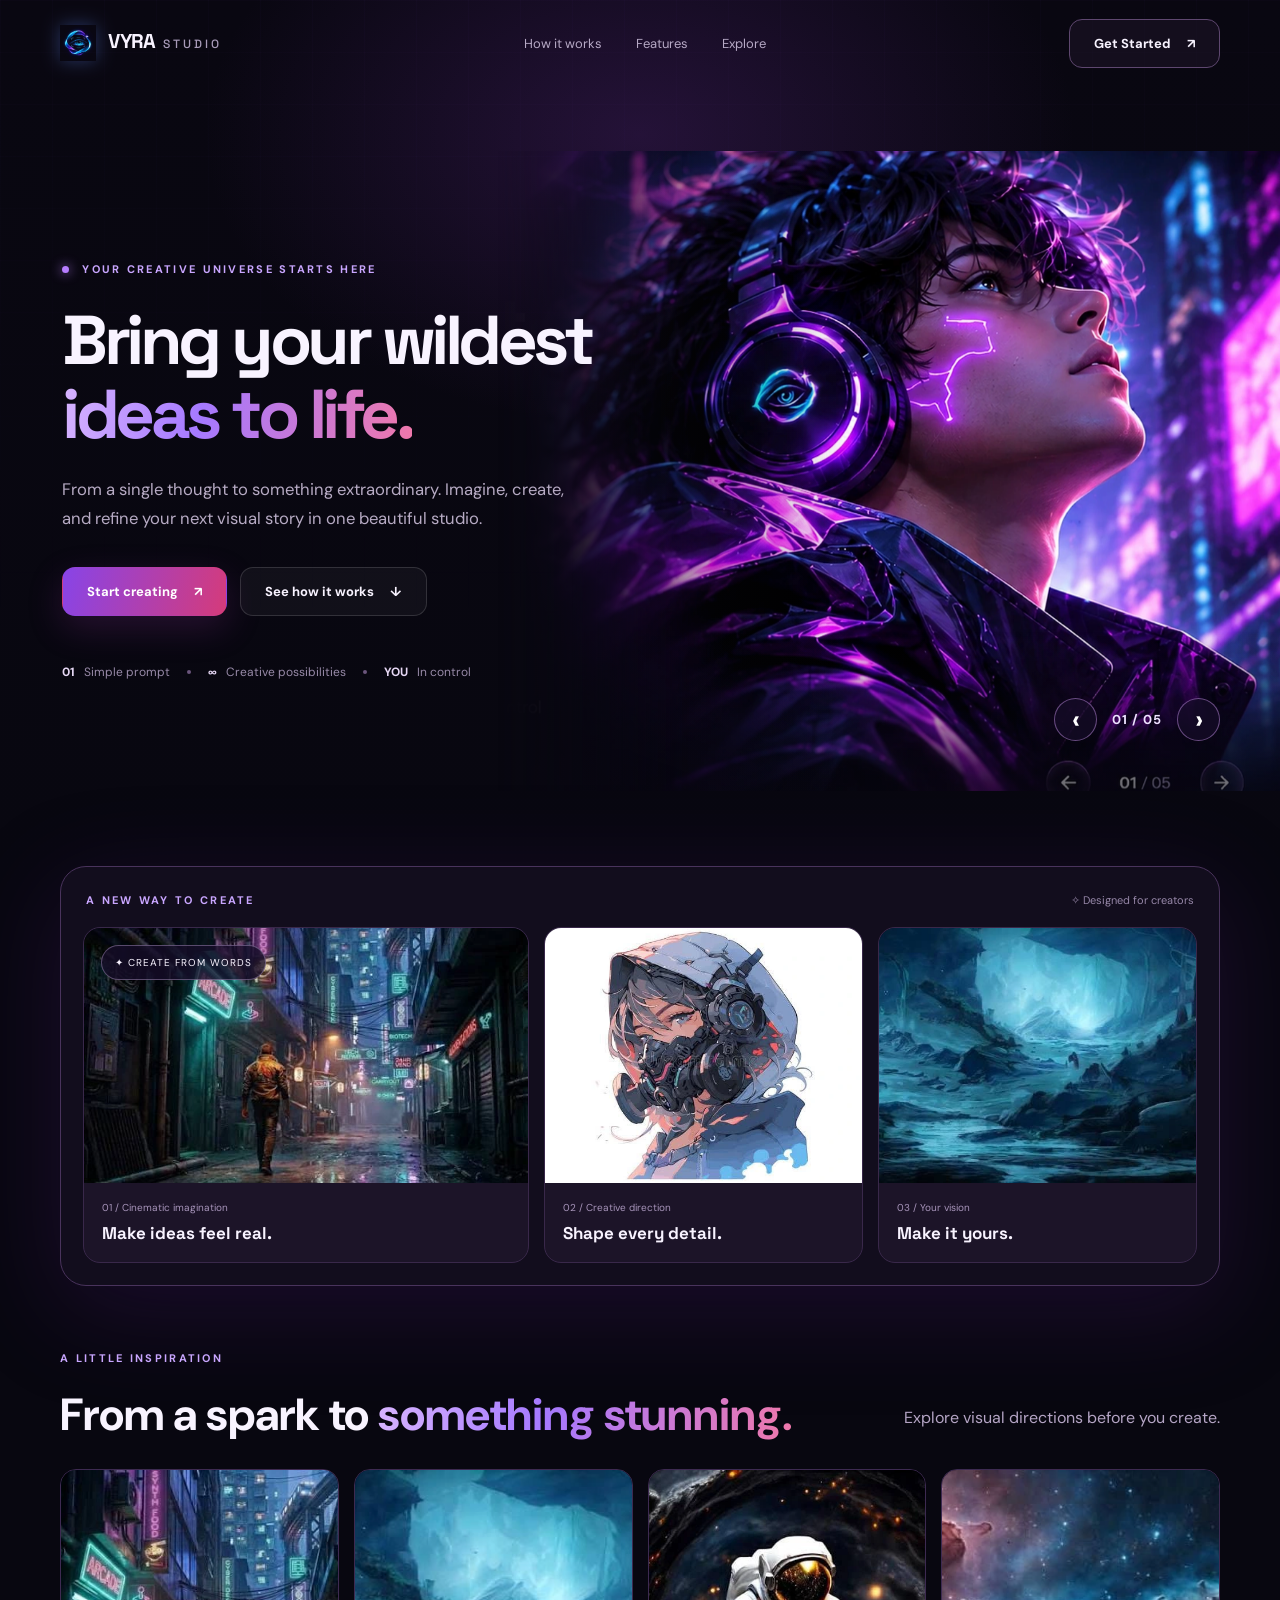
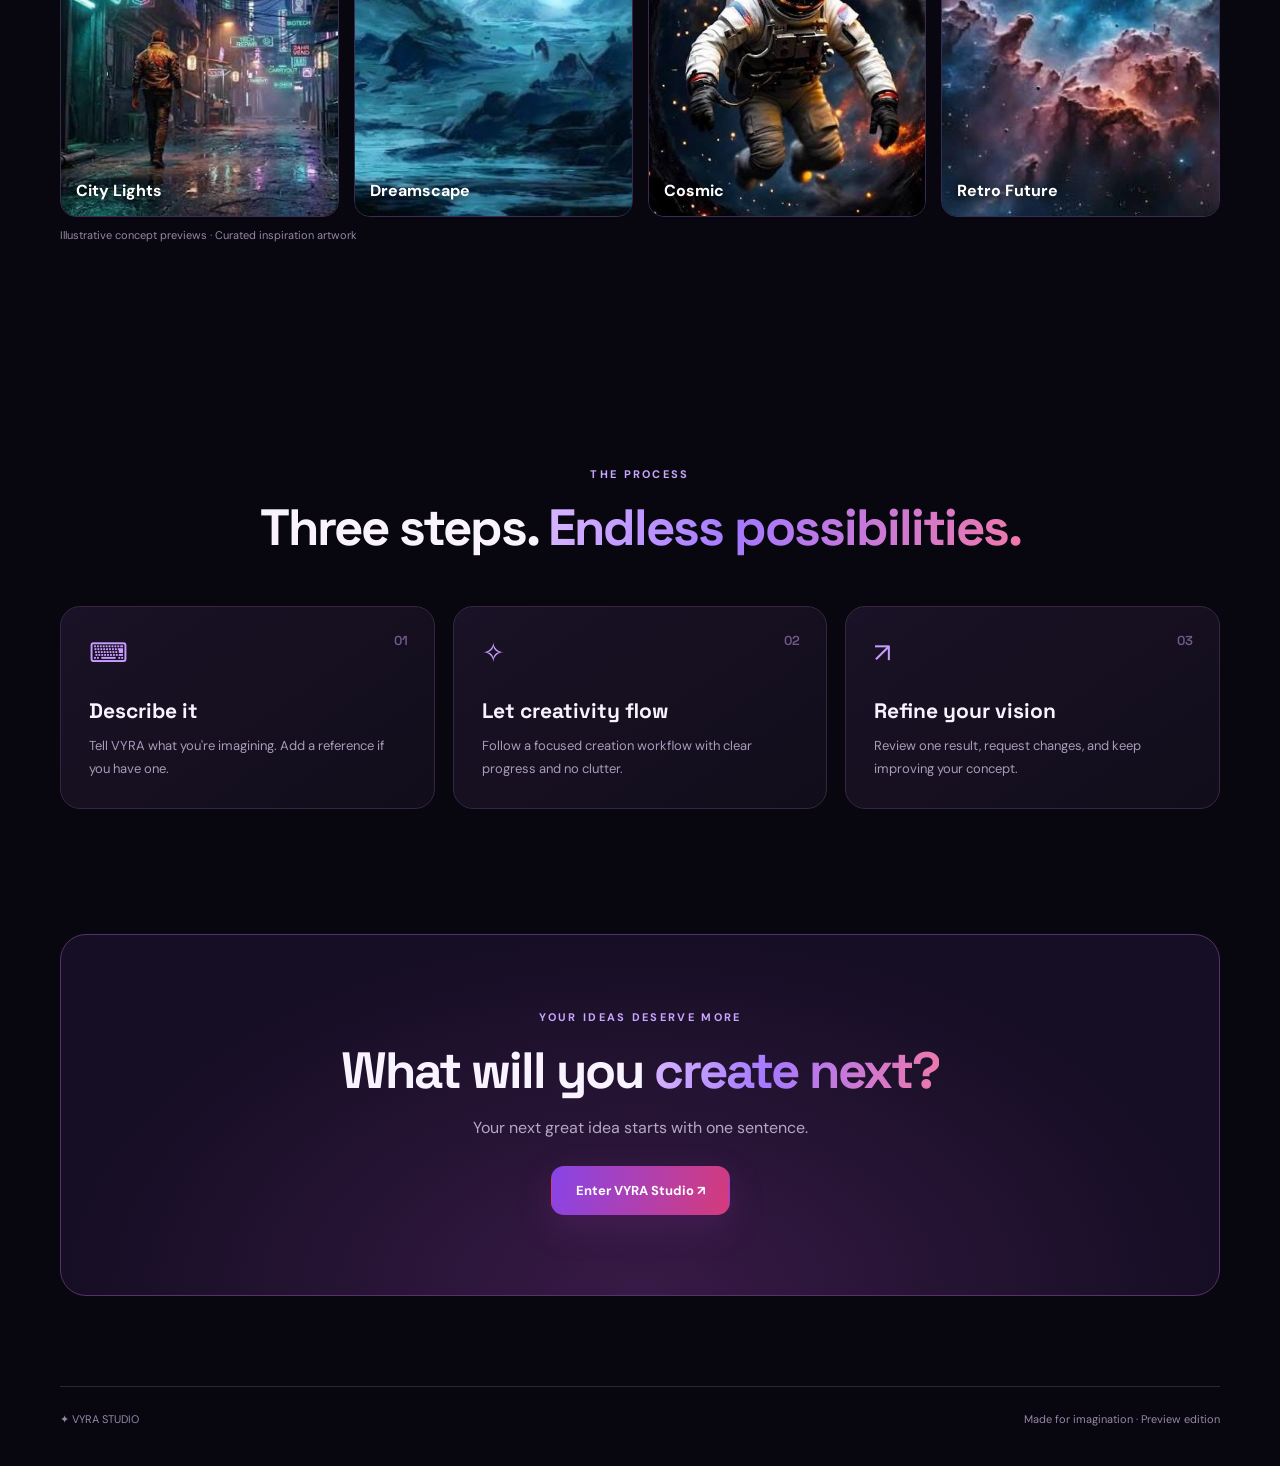
<file: index.html>
<!doctype html><html lang="en"><head><meta charset="utf-8"><meta name="viewport" content="width=device-width,initial-scale=1"><title>VYRA — Create beyond imagination</title><link rel="stylesheet" href="style.css"><link rel="icon" type="image/png" href="favicon.png"><link rel="apple-touch-icon" href="apple-touch-icon.png"></head><body class="landing"><div class="ambient"></div><header class="nav wrap"><a class="brand" href="index.html"><img class="brand-logo" src="assets/vyra-eye-brand.webp" alt="VYRA Studio logo"> VYRA<span class="brand-light">STUDIO</span></a><nav class="nav-links"><a href="#how">How it works</a><a href="#features">Features</a><a href="#showcase">Explore</a></nav><a class="btn btn-outline nav-cta" href="login.html">Get Started <span>↗</span></a></header><main><section class="hero wrap hero-split" aria-label="VYRA Studio introduction"><div class="hero-copy"><div class="eyebrow"><span class="pulse"></span> YOUR CREATIVE UNIVERSE STARTS HERE</div><h1>Bring your wildest <span class="gradient-text">ideas to life.</span></h1><p>From a single thought to something extraordinary. Imagine, create, and refine your next visual story in one beautiful studio.</p><div class="hero-actions"><a class="btn btn-primary" href="login.html">Start creating <span>↗</span></a><a class="btn btn-glass" href="#how">See how it works <span>↓</span></a></div><div class="hero-stats"><span><strong>01</strong> Simple prompt</span><i></i><span><strong>∞</strong> Creative possibilities</span><i></i><span><strong>YOU</strong> In control</span></div></div><div class="hero-visual vyra-slideshow" data-images="hero-hq-hero-cyberpunk.webp,hero-hq-enhanced-gallery-03.webp,hero-hq-enhanced-gallery-07.webp,hero-hq-enhanced-gallery-14.webp,hero-hq-enhanced-photo-4.webp"><img class="slide-main" src="assets/hero-hq-hero-cyberpunk.webp" alt="Rotating cinematic artwork" fetchpriority="high"><div class="hero-visual-gradient"></div><div class="hero-slide-controls"><button type="button" class="hero-prev" aria-label="Previous image">‹</button><span class="hero-slide-counter" aria-live="off">01 / 05</span><button type="button" class="hero-next" aria-label="Next image">›</button></div></div></section><section class="showcase wrap" id="showcase"><div class="showcase-head"><span class="eyebrow">A NEW WAY TO CREATE</span><span class="tiny">✧ Designed for creators</span></div><div class="showcase-grid"><div class="showcase-feature"><div class="floating-chip">✦ CREATE FROM WORDS</div><img class="showcase-photo" src="assets/gallery-04.webp" alt="Neon cinematic sports car example"><div class="showcase-label"><span>01 / Cinematic imagination</span><strong>Make ideas feel real.</strong></div></div><div class="showcase-side"><img class="showcase-photo" src="assets/gallery-01.webp" alt="Purple cinematic anime character example"><div class="showcase-label"><span>02 / Creative direction</span><strong>Shape every detail.</strong></div></div><div class="showcase-side"><img class="showcase-photo" src="assets/gallery-12.webp" alt="Sunset fantasy landscape example"><div class="showcase-label"><span>03 / Your vision</span><strong>Make it yours.</strong></div></div></div></section><section class="wrap landing-gallery"><div class="section-kicker">A LITTLE INSPIRATION</div><div class="section-heading"><h2>From a spark to <span class="gradient-text">something stunning.</span></h2><p>Explore visual directions before you create.</p></div><div class="example-grid"><div class="example-card"><img src="assets/gallery-04.webp" alt="Original CITY LIGHTS concept artwork"><span>City Lights</span></div><div class="example-card"><img src="assets/gallery-12.webp" alt="Original DREAMSCAPE concept artwork"><span>Dreamscape</span></div><div class="example-card"><img src="assets/gallery-09.webp" alt="Original COSMIC concept artwork"><span>Cosmic</span></div><div class="example-card"><img src="assets/gallery-10.webp" alt="Original RETRO FUTURE concept artwork"><span>Retro Future</span></div></div><p class="tiny">Illustrative concept previews · Curated inspiration artwork</p></section><section class="section wrap" id="how"><div class="section-kicker">THE PROCESS</div><h2>Three steps. <span class="gradient-text">Endless possibilities.</span></h2><div class="steps"><article><span class="step-number">01</span><div class="step-icon">⌨</div><h3>Describe it</h3><p>Tell VYRA what you're imagining. Add a reference if you have one.</p></article><article><span class="step-number">02</span><div class="step-icon">✧</div><h3>Let creativity flow</h3><p>Follow a focused creation workflow with clear progress and no clutter.</p></article><article><span class="step-number">03</span><div class="step-icon">↗</div><h3>Refine your vision</h3><p>Review one result, request changes, and keep improving your concept.</p></article></div></section><section class="cta-section wrap" id="features"><div class="cta-glow"></div><div class="section-kicker">YOUR IDEAS DESERVE MORE</div><h2>What will you <span class="gradient-text">create next?</span></h2><p>Your next great idea starts with one sentence.</p><a class="btn btn-primary" href="login.html">Enter VYRA Studio ↗</a></section></main><footer class="wrap footer"><span>✦ VYRA STUDIO</span><span>Made for imagination · Preview edition</span></footer><script src="visuals.js"></script></body></html>
</file>
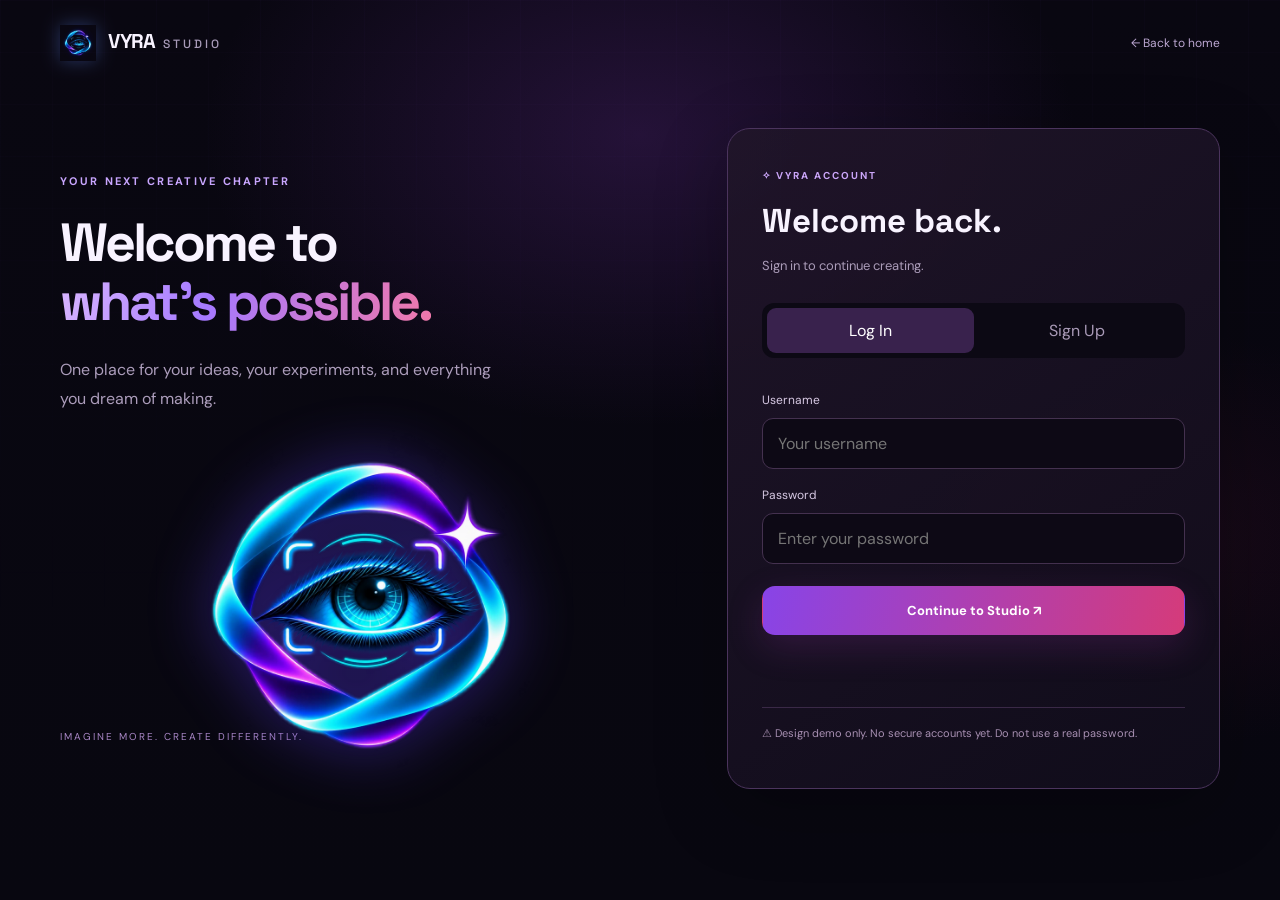
<file: dashboard.html>
<!doctype html><html lang="en"><head><meta charset="utf-8"><meta name="viewport" content="width=device-width,initial-scale=1"><title>Dashboard — VYRA Studio</title><link rel="stylesheet" href="style.css"><link rel="icon" type="image/png" href="favicon.png"><link rel="apple-touch-icon" href="apple-touch-icon.png"></head><body class="app-page"><div class="ambient"></div><header class="nav wrap"><a class="brand" href="index.html"><img class="brand-logo" src="assets/vyra-eye-brand.webp" alt="VYRA Studio logo"> VYRA<span class="brand-light">STUDIO</span></a><nav class="nav-links"><a href="dashboard.html">Dashboard</a><a href="video-generator.html">Video Generator</a><a href="photo-generator.html">Photo Generator</a><a href="video-editor.html">Video Editor</a><a href="learn.html">How to Use</a></nav><div class="account"><span id="userDisplay">Guest</span><button class="small-btn" id="logoutBtn">Log out</button></div></header><main class="wrap dashboard-main"><div class="dashboard-hero"><div><div class="eyebrow"><span class="pulse"></span> YOUR CREATIVE WORKSPACE</div><h1>What are we <span class="gradient-text">creating today?</span></h1><p>Choose a tool and bring your ideas to life.</p></div><div class="dashboard-slideshow vyra-slideshow" data-images="gallery-01.webp,gallery-02.webp,gallery-10.webp"><img class="dashboard-art-img slide-main" src="assets/gallery-01.webp" alt="Cinematic anime inspiration"></div></div><div class="section-kicker">YOUR FOUR TOOLS</div><div class="tool-grid"><a class="tool-card" href="video-generator.html"><div class="tool-art"><video autoplay muted loop playsinline preload="metadata" src="assets/showcase-0.mp4"></video></div><div class="tool-info"><span class="tool-icon">🎬</span><h3>Video Generator</h3><p>Create video concepts from a prompt</p><span class="tool-arrow">Open tool →</span></div></a><a class="tool-card" href="photo-generator.html"><div class="tool-art"><img src="assets/photo-2.webp" alt="Photo Generator sample"></div><div class="tool-info"><span class="tool-icon">✧</span><h3>Photo Generator</h3><p>Turn ideas into visual concepts</p><span class="tool-arrow">Open tool →</span></div></a><a class="tool-card" href="video-editor.html"><div class="tool-art"><img src="assets/gallery-05.webp" alt="Video Editor sample"></div><div class="tool-info"><span class="tool-icon">✂</span><h3>Video Editor</h3><p>Import clips and edit on a timeline</p><span class="tool-arrow">Open tool →</span></div></a><a class="tool-card" href="learn.html"><div class="tool-art"><img src="assets/gallery-13.webp" alt="How to Use sample"></div><div class="tool-info"><span class="tool-icon">▤</span><h3>How to Use</h3><p>Learn every tool, step by step</p><span class="tool-arrow">Open tool →</span></div></a></div><section class="examples-block"><div class="section-heading"><div><div class="section-kicker">FEATURED CREATIONS</div><h2>Get <span class="gradient-text">inspired.</span></h2></div></div><div class="example-grid"><div class="example-card"><img src="assets/gallery-00.webp" alt="Anime concept preview"><span>Anime</span></div><div class="example-card"><img src="assets/gallery-04.webp" alt="Cyberpunk concept preview"><span>Cyberpunk</span></div><div class="example-card"><img src="assets/gallery-09.webp" alt="Space concept preview"><span>Space</span></div><div class="example-card"><img src="assets/gallery-15.webp" alt="Fantasy concept preview"><span>Fantasy</span></div></div><p class="tiny">Sample visuals for design inspiration only.</p></section></main><footer class="wrap footer"><span>✦ VYRA STUDIO</span><span>Frontend preview · AI and secure accounts not connected</span></footer><script src="app.js"></script><script src="visuals.js"></script></body></html>
</file>
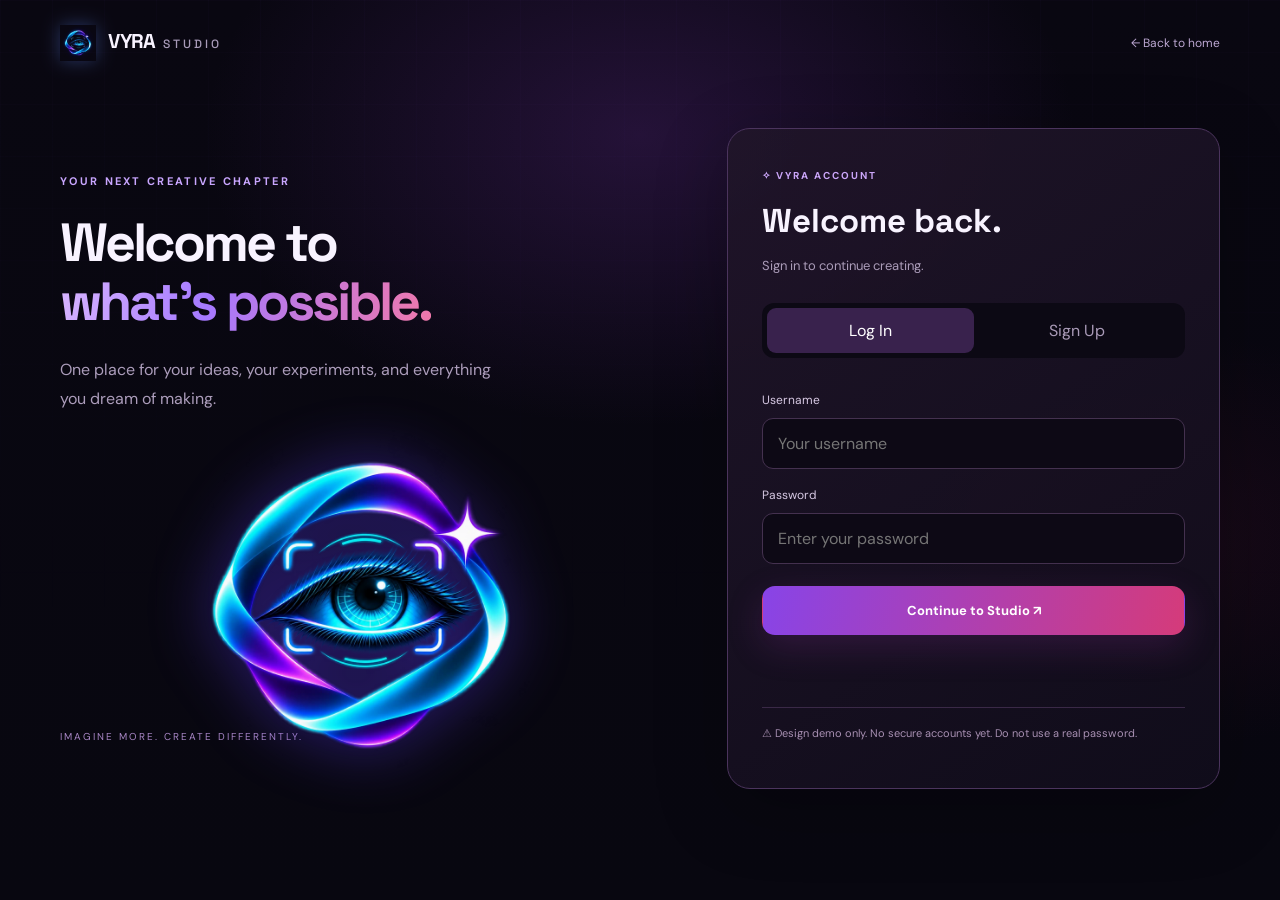
<file: learn.html>
<!doctype html><html lang="en"><head><meta charset="utf-8"><meta name="viewport" content="width=device-width,initial-scale=1"><title>How to Use — VYRA Studio</title><link rel="stylesheet" href="style.css"><link rel="icon" type="image/png" href="favicon.png"><link rel="apple-touch-icon" href="apple-touch-icon.png"></head><body class="app-page"><div class="ambient"></div><header class="nav wrap"><a class="brand" href="index.html"><img class="brand-logo" src="assets/vyra-eye-brand.webp" alt="VYRA Studio logo"> VYRA<span class="brand-light">STUDIO</span></a><nav class="nav-links"><a href="dashboard.html">Dashboard</a><a href="video-generator.html">Video Generator</a><a href="photo-generator.html">Photo Generator</a><a href="video-editor.html">Video Editor</a><a href="learn.html">How to Use</a></nav><div class="account"><span id="userDisplay">Guest</span><button class="small-btn" id="logoutBtn">Log out</button></div></header><main class="wrap guide-main"><div class="eyebrow">VYRA ACADEMY · STEP-BY-STEP</div><h1>Learn VYRA <span class="gradient-text">one step at a time.</span></h1><p class="guide-lead">Choose a tool below to learn the complete workflow.</p><div class="guide-layout"><aside class="guide-sidebar"><h3>Jump to a guide</h3><a href="#start">Getting started</a><a href="#video-gen">Video Generator</a><a href="#photo-gen">Photo Generator</a><a href="#video-edit">Video Editor</a><a href="#result">Results & revisions</a><a href="#faq">FAQ</a><a class="btn btn-primary" href="dashboard.html">Open Dashboard ↗</a></aside><div class="guide-steps"><section id="start" class="guide-step"><span class="guide-number">01</span><div><h2>Getting started</h2><p>Open the homepage → Get Started → Sign Up (first visit) or Log In → Dashboard. This is a local demonstration, not secure authentication.</p></div></section><section id="video-gen" class="guide-step"><span class="guide-number">02</span><div><h2>Video Generator</h2><p>Open Video Generator → describe the scene → optionally add a reference → choose style, ratio, duration and voiceover preference → Generate Video → review the concept brief.</p><a href="video-generator.html">Open Video Generator →</a></div></section><section id="photo-gen" class="guide-step"><span class="guide-number">03</span><div><h2>Photo Generator</h2><p>Open Photo Generator → describe subject, setting and lighting → optionally add a reference → choose style, ratio and quality → Generate Photo → review the concept brief.</p><a href="photo-generator.html">Open Photo Generator →</a></div></section><section id="video-edit" class="guide-step"><span class="guide-number">04</span><div><h2>Video Editor</h2><p>Open Video Editor → Import video → use playback controls → enter trim start/end → Preview trim → adjust speed or add markers. Exporting edited MP4s is planned for a later phase.</p><a href="video-editor.html">Open Video Editor →</a></div></section><section id="result" class="guide-step"><span class="guide-number">05</span><div><h2>Results & changes</h2><p>The current generator shows one concept brief. Request changes in plain language and download your brief as TXT. Actual AI media will be integrated later.</p><a href="result.html">Open Last Result →</a></div></section><section id="faq" class="guide-step"><span class="guide-number">06</span><div><h2>Common questions</h2><details><summary>Does this create AI photos or MP4 videos yet?</summary><p>No. Generators are frontend previews only.</p></details><details><summary>Is my reference file uploaded?</summary><p>No. The generator only displays its filename locally; the editor previews a locally selected video.</p></details><details><summary>Can I export an edited MP4?</summary><p>Not yet. The editor can download the unedited original clip, but rendering edits requires a later processing engine.</p></details><details><summary>Is my login secure?</summary><p>No. This is a browser demo; use temporary credentials only.</p></details></div></section></div></div></main><footer class="wrap footer"><span>✦ VYRA STUDIO</span><span>Frontend preview · AI and secure accounts not connected</span></footer><script src="app.js"></script><script src="guide-nav.js"></script></body></html>
</file>
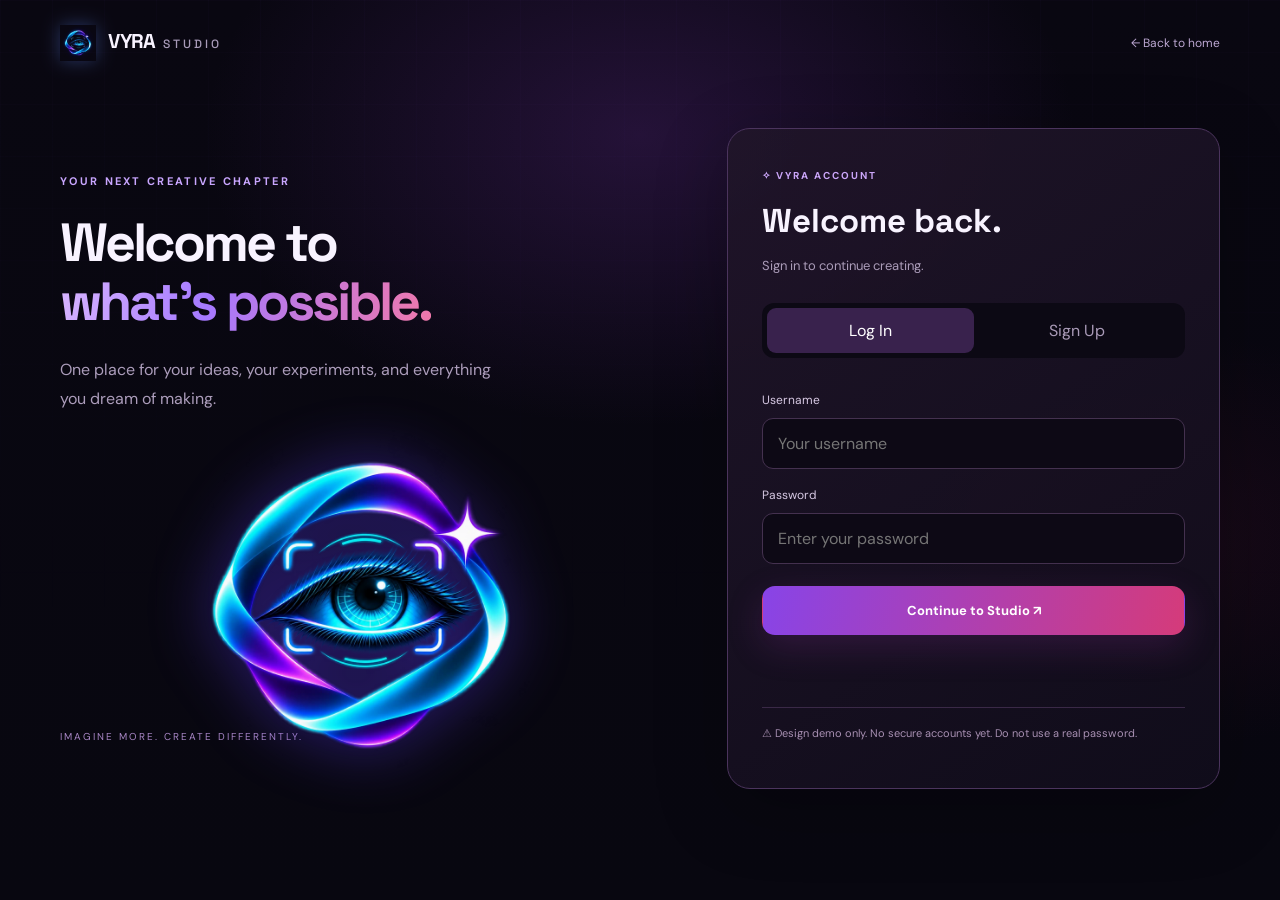
<file: login.html>
<!doctype html><html lang="en"><head><meta charset="utf-8"><meta name="viewport" content="width=device-width,initial-scale=1"><title>Welcome to VYRA</title><link rel="stylesheet" href="style.css"><link rel="icon" type="image/png" href="favicon.png"><link rel="apple-touch-icon" href="apple-touch-icon.png"></head><body class="auth-page"><div class="ambient"></div><header class="nav wrap"><a class="brand" href="index.html"><img class="brand-logo" src="assets/vyra-eye-brand.webp" alt="VYRA Studio logo"> VYRA<span class="brand-light">STUDIO</span></a><a class="back-link" href="index.html">← Back to home</a></header><main class="auth-layout wrap"><section class="auth-art"><div class="eyebrow">YOUR NEXT CREATIVE CHAPTER</div><h1>Welcome to<br><span class="gradient-text">what's possible.</span></h1><p>One place for your ideas, your experiments, and everything you dream of making.</p><div class="art-sphere"><img class="auth-logo" src="assets/vyra-eye-transparent.webp" alt="VYRA Studio cybernetic eye logo"></div><div class="auth-caption">IMAGINE MORE. CREATE DIFFERENTLY.</div></section><section class="auth-card"><div class="auth-card-top"><span class="tag">✧ VYRA ACCOUNT</span><h2 id="authTitle">Welcome back.</h2><p id="authSubtitle">Sign in to continue creating.</p></div><div class="auth-tabs"><button id="tabLogin" class="active" type="button">Log In</button><button id="tabSignup" type="button">Sign Up</button></div><form id="authForm" method="post" action="#" autocomplete="on"><label for="username">Username</label><input id="username" name="username" autocomplete="username" placeholder="Your username" required minlength="3" maxlength="24" pattern="[a-zA-Z0-9_]+"><label for="password">Password</label><input id="password" name="password" type="password" autocomplete="current-password" placeholder="Enter your password" required minlength="6"><button class="btn btn-primary full" id="authSubmit" type="submit">Continue to Studio ↗</button><p class="form-error" id="authError" role="status"></p></form><p class="demo-notice">⚠ Design demo only. No secure accounts yet. Do not use a real password.</p></section></main><script src="app.js"></script></body></html>
</file>
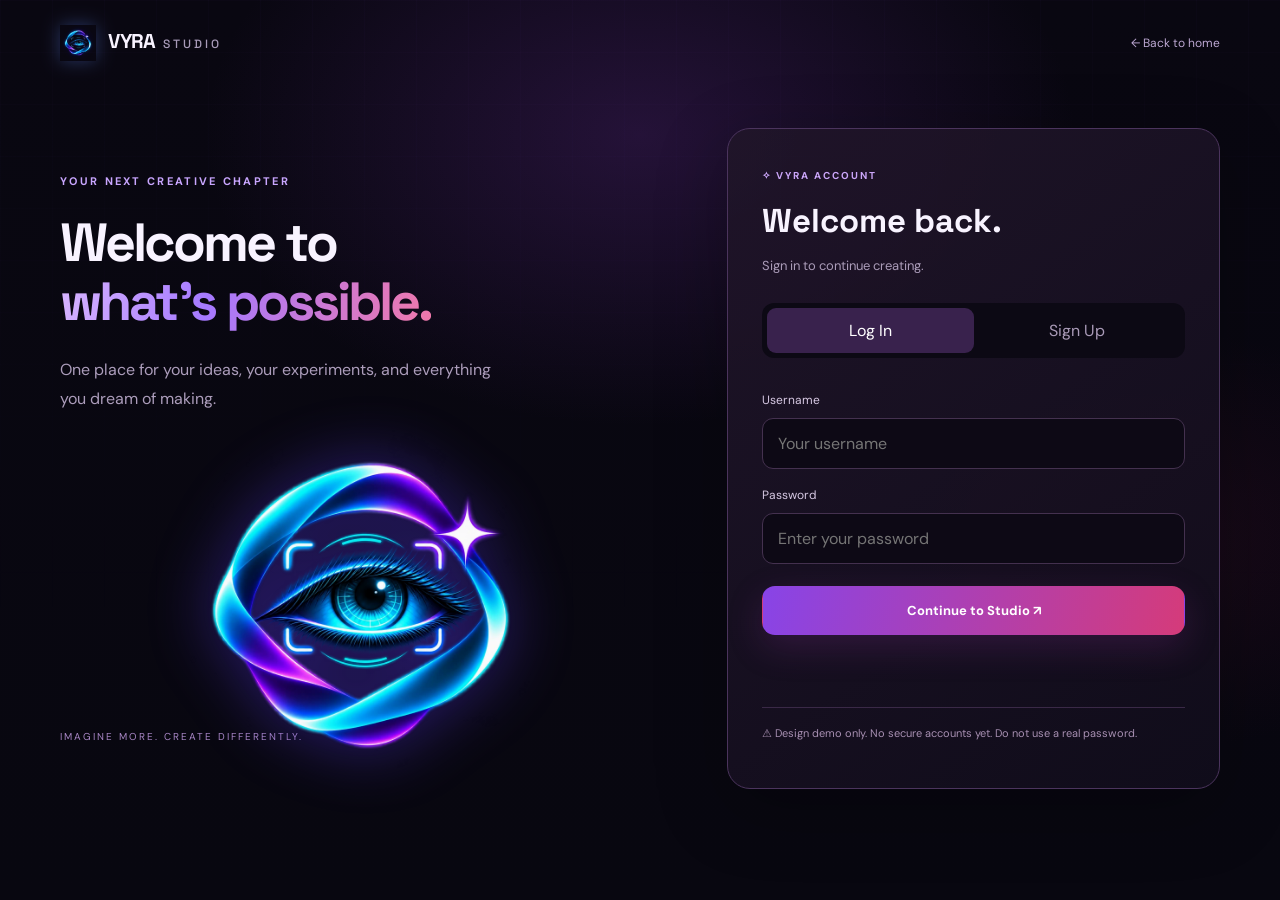
<file: photo-generator.html>
<!doctype html><html lang="en"><head><meta charset="utf-8"><meta name="viewport" content="width=device-width,initial-scale=1"><title>Create Stunning Images — VYRA Studio</title><link rel="stylesheet" href="style.css"><link rel="icon" type="image/png" href="favicon.png"><link rel="apple-touch-icon" href="apple-touch-icon.png"></head><body class="app-page"><div class="ambient"></div><header class="nav wrap"><a class="brand" href="index.html"><img class="brand-logo" src="assets/vyra-eye-brand.webp" alt="VYRA Studio logo"> VYRA<span class="brand-light">STUDIO</span></a><nav class="nav-links"><a href="dashboard.html">Dashboard</a><a href="video-generator.html">Video Generator</a><a href="photo-generator.html">Photo Generator</a><a href="video-editor.html">Video Editor</a><a href="learn.html">How to Use</a></nav><div class="account"><span id="userDisplay">Guest</span><button class="small-btn" id="logoutBtn">Log out</button></div></header><main class="wrap generator-main"><a class="back-link" href="dashboard.html">← Back to dashboard</a><div class="generator-head"><div><div class="eyebrow">✦ AI PHOTO GENERATOR</div><h1>Create Stunning <span class="gradient-text">Images</span></h1><p>Describe your idea, add a reference and customize your creation.</p></div><img src="assets/photo-3.webp" alt="Creative sample artwork"></div><form id="createForm" class="composer"><input id="mediaType" type="hidden" value="photo"><div class="composer-top"><span>✦ YOUR PROMPT</span><span class="tiny">Preview mode</span></div><textarea id="prompt" placeholder="Describe the image you want... e.g. A magical floating castle in a pink sunset sky." required minlength="5"></textarea><div class="composer-bottom"><label class="attach" for="reference">＋ Add reference <input id="reference" type="file" accept="image/*,video/*" hidden></label><span id="fileLabel" class="tiny">Optional · local only</span><button class="btn btn-primary" type="submit">Save Photo Brief ✦</button></div></form><div class="generation-brand-preview" aria-label="VYRA generation visual"><img src="assets/vyra-creative-preview.webp" alt="VYRA creative preview neon eye logo"><span>✦ VYRA CREATIVE PREVIEW · AI CONNECTION PENDING</span></div><div class="integration-note">AI generation requires a connected provider and secure server-side API. For now, submitting saves a creative brief, not a generated photo or video.</div><details class="advanced"><summary>✧ Advanced settings <span>Optional</span></summary><div class="prefs"><label>Style<select id="style"><option>Cinematic</option><option>Anime</option><option>Realistic</option><option>Gaming</option></select></label><label>Aspect Ratio<select id="format"><option>16:9</option><option>9:16</option><option>1:1</option></select></label><label>Quality<select id="quality"><option>High</option><option>Standard</option></select></label></div></details><section class="inspiration"><div class="inspiration-heading"><h2>Example Prompts</h2><span>Click to try one</span></div><div class="prompt-examples"><button type="button" class="example-prompt" data-prompt="Create a cinematic anime scene at sunset with dramatic lighting."><img src="assets/anime.webp" alt=""><span>Cinematic Anime</span></button><button type="button" class="example-prompt" data-prompt="Create a neon cyberpunk street at night with cinematic reflections."><img src="assets/car.webp" alt=""><span>Cyberpunk</span></button><button type="button" class="example-prompt" data-prompt="Create an astronaut exploring a mysterious moon under a giant planet."><img src="assets/astronaut.webp" alt=""><span>Space Adventure</span></button><button type="button" class="example-prompt" data-prompt="Create a fantasy castle floating over the clouds at sunset."><img src="assets/photo-3.webp" alt=""><span>Fantasy World</span></button></div></section><section class="inspiration"><div class="section-kicker">PHOTO INSPIRATION</div><div class="example-grid"><div class="example-card"><img src="assets/photo-2.webp" alt="Photo style inspiration"><span>Anime</span></div><div class="example-card"><img src="assets/photo-4.webp" alt="Photo style inspiration"><span>Fantasy</span></div></div></section></main><div id="loadingOverlay" class="loading-overlay" hidden><div class="loading-symbol">✦</div><h2>Preparing your concept</h2><p id="loadingStatus">Understanding your idea...</p><div class="loading-bar"><div></div></div><span class="tiny">Simulated preview · no AI media generated</span></div><footer class="wrap footer"><span>✦ VYRA STUDIO</span><span>Frontend preview · AI and secure accounts not connected</span></footer><script src="app.js"></script><div id="vyraGenerationOverlay" class="vyra-generation-overlay" hidden role="status" aria-live="polite"><img class="vyra-generation-eye" src="assets/vyra-eye-transparent.webp" alt="VYRA Studio neon eye"><h2 class="vyra-generation-title">VYRA <span>STUDIO</span></h2><p class="vyra-generation-message">Preparing your photo concept...</p><p class="vyra-generation-note">Preview mode — actual AI generation is not connected yet.</p></div></body></html>
</file>
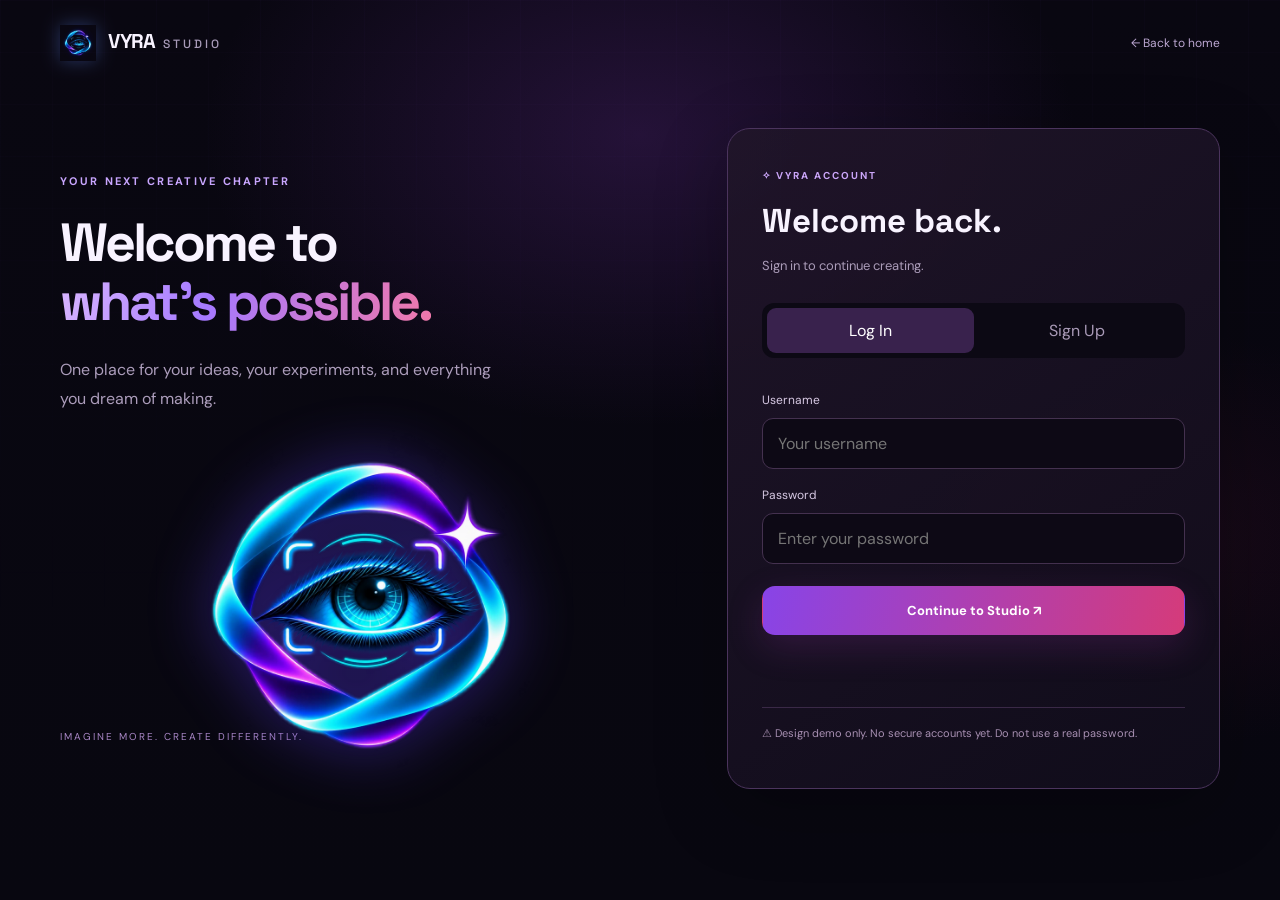
<file: result.html>
<!doctype html><html lang="en"><head><meta charset="utf-8"><meta name="viewport" content="width=device-width,initial-scale=1"><title>Your Creation — VYRA</title><link rel="stylesheet" href="style.css"><link rel="icon" type="image/png" href="favicon.png"><link rel="apple-touch-icon" href="apple-touch-icon.png"></head><body class="app-page"><div class="ambient"></div><header class="nav wrap"><a class="brand" href="index.html"><img class="brand-logo" src="assets/vyra-eye-brand.webp" alt="VYRA Studio logo"> VYRA<span class="brand-light">STUDIO</span></a><nav class="nav-links"><a href="dashboard.html">Dashboard</a><a href="learn.html">How to use</a><a href="studio.html">Create</a><a class="selected" href="result.html">Last project</a></nav><div class="account"><span id="userDisplay">Guest</span><button class="small-btn" id="logoutBtn">Log out</button></div></header><main class="result-main wrap"><a href="studio.html" class="back-link">← Back to Studio</a><div class="result-heading"><div><div class="eyebrow">YOUR CREATIVE PROJECT</div><h1>Your vision, <span class="gradient-text">taking shape.</span></h1></div><span class="status-pill">✧ Concept ready</span></div><div class="result-layout"><section class="preview-card"><div class="preview-art"><img class="preview-brand-art" src="assets/vyra-creative-preview.webp" alt="VYRA neon cybernetic eye creative preview"></div><div class="preview-bottom"><span id="projectType">Video concept · 9:16</span><span>Concept preview, not a rendered video</span></div><div class="concept-body"><h3>Creative direction</h3><p id="conceptText">Create your first project to see its direction here.</p><h3>Creative notes</h3><p id="conceptNotes">Your requested style and format will appear here.</p></div></section><aside class="revision-card"><span class="tag">✧ REFINE YOUR IDEA</span><h2>Make it yours.</h2><p>Not quite right? Tell us what you'd like to change.</p><form id="reviseForm"><label for="changes">Your changes</label><textarea id="changes" placeholder="Make the atmosphere moodier, add more purple lights, change the camera angle..." required></textarea><button class="btn btn-primary full" type="submit">Apply changes ✧</button></form><button id="downloadBtn" class="btn btn-outline full">↓ Download concept brief</button><div class="history-box"><strong>Revision history</strong><div id="revisionHistory">No revisions yet</div></div><p class="demo-notice">This is a design prototype. Actual video/photo generation, editing and media downloads will be added with AI services.</p></aside></div></main><script src="app.js"></script></body></html>
</file>
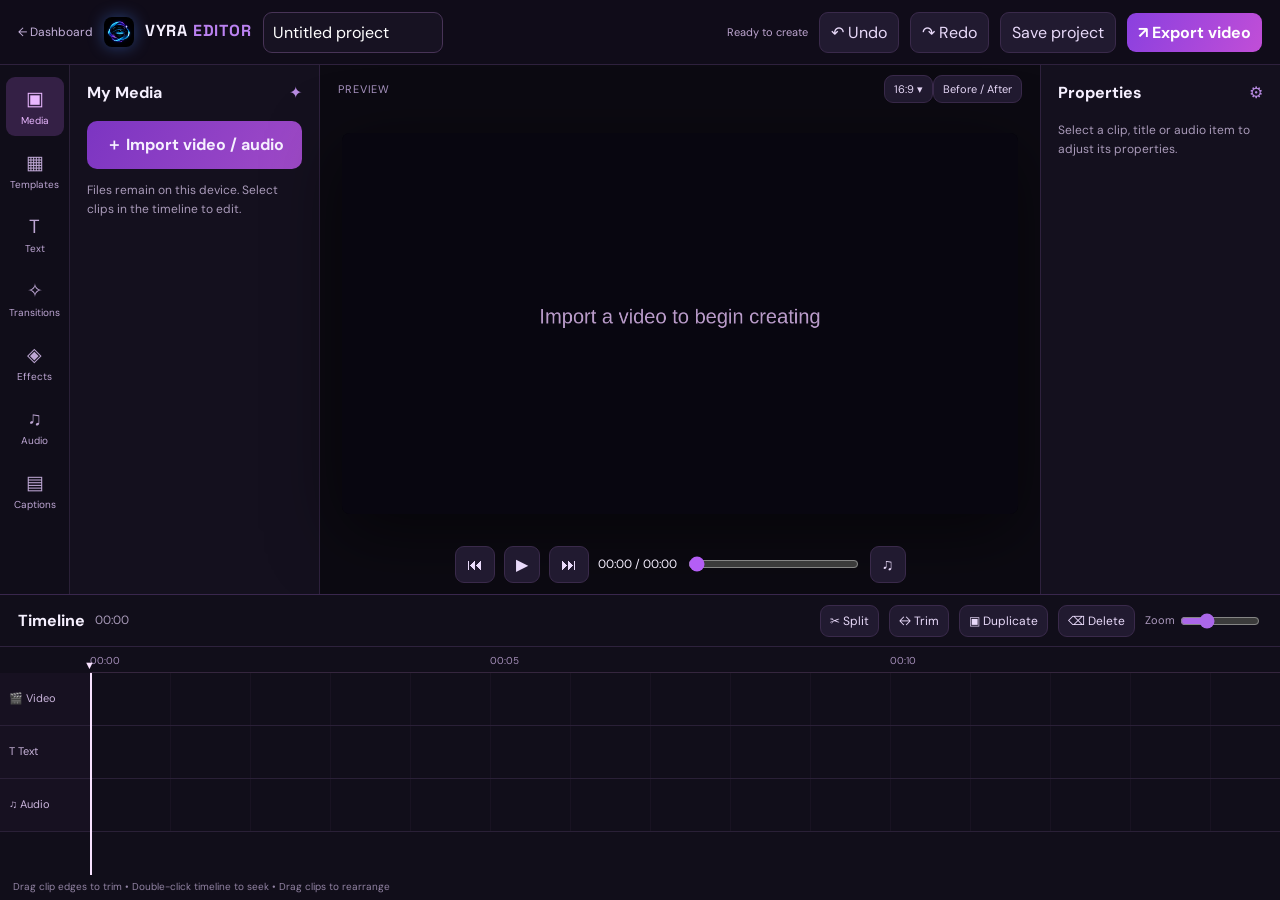
<file: video-editor.html>
<!doctype html><html lang="en"><head><meta charset="utf-8"><meta name="viewport" content="width=device-width,initial-scale=1"><title>VYRA Editor — Creative Workspace</title><link rel="stylesheet" href="editor.css"><link rel="icon" type="image/png" href="favicon.png"><link rel="apple-touch-icon" href="apple-touch-icon.png"></head><body><div class="editor-app"><header class="topbar"><a class="back" href="dashboard.html">← Dashboard</a><div class="logo"><img class="editor-brand-logo" src="assets/vyra-eye-brand.webp" alt="VYRA Studio logo"> VYRA <span>EDITOR</span></div><input id="projectName" aria-label="Project name" value="Untitled project"><span class="top-status" id="status">Ready to create</span><button id="undo">↶ Undo</button><button id="redo">↷ Redo</button><button id="save">Save project</button><button class="primary" id="export">↗ Export video</button></header><div class="workspace"><nav class="rail" id="rail"><button data-tab="media" class="active">▣<small>Media</small></button><button data-tab="templates">▦<small>Templates</small></button><button data-tab="text">T<small>Text</small></button><button data-tab="transitions">✧<small>Transitions</small></button><button data-tab="effects">◈<small>Effects</small></button><button data-tab="audio">♫<small>Audio</small></button><button data-tab="captions">▤<small>Captions</small></button></nav><aside class="library"><div class="panel-head"><strong id="panelTitle">My Media</strong><span>✦</span></div><div id="panelContent"></div></aside><main class="stage"><div class="stage-top"><span>PREVIEW</span><div><button id="ratio">16:9 ▾</button><button id="compare">Before / After</button></div></div><div class="stage-center"><div id="canvasWrap"><canvas id="preview" width="1280" height="720"></canvas><video id="sourceVideo" playsinline preload="auto" style="display:none"></video></div></div><div class="transport"><button id="backStart">⏮</button><button id="play">▶</button><button id="forward">⏭</button><span id="timeLabel">00:00 / 00:00</span><input type="range" id="seek" min="0" max="1000" value="0"><button id="mute">♫</button></div></main><aside class="inspector"><div class="panel-head"><strong>Properties</strong><span>⚙</span></div><div id="inspectorContent"><p class="muted">Select a clip or text item to adjust its properties.</p></div></aside><section class="timeline"><div class="timeline-toolbar"><div><strong>Timeline</strong><span class="muted" id="durationLabel">00:00</span></div><div class="tools"><button id="split" title="Split at playhead">✂ Split</button><button id="trim" title="Trim selected clip">↔ Trim</button><button id="duplicate">▣ Duplicate</button><button id="delete">⌫ Delete</button><label>Zoom <input id="zoom" type="range" min="40" max="180" value="80"></label></div></div><div class="timeline-scroll" id="timelineScroll"><div class="ruler" id="ruler"></div><div class="track"><span class="track-label">🎬 Video</span><div class="track-lane" id="videoLane"></div></div><div class="track"><span class="track-label">T Text</span><div class="track-lane" id="textLane"></div></div><div class="track"><span class="track-label">♫ Audio</span><div class="track-lane" id="audioLane"></div></div><div id="playhead"></div></div><div class="timeline-foot"><span>Drag clip edges to trim • Double-click timeline to seek • Drag clips to rearrange</span><span id="exportProgress"></span></div></section></div></div><script src="editor.js"></script></body></html>
</file>
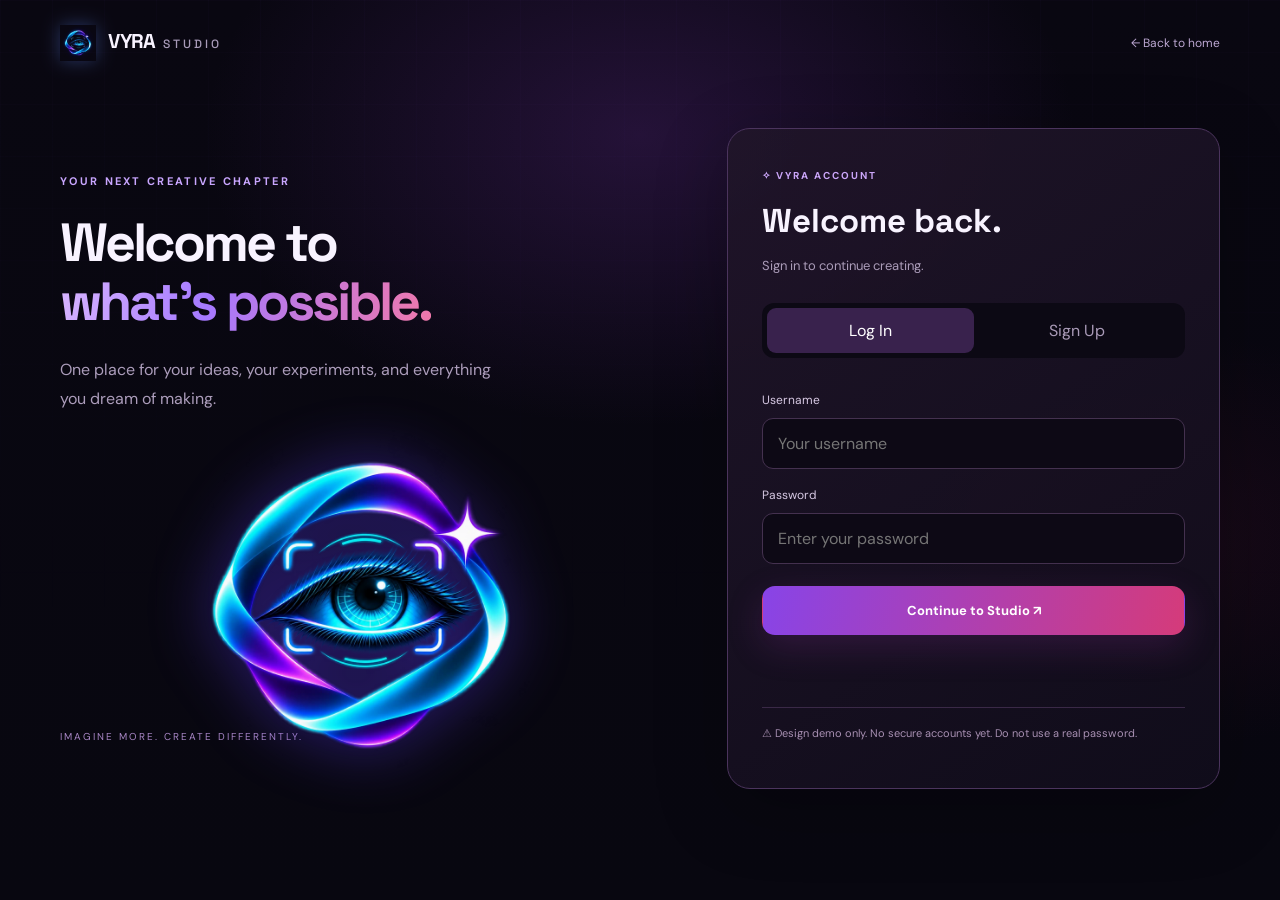
<file: video-generator.html>
<!doctype html><html lang="en"><head><meta charset="utf-8"><meta name="viewport" content="width=device-width,initial-scale=1"><title>Create Videos with AI — VYRA Studio</title><link rel="stylesheet" href="style.css"><link rel="icon" type="image/png" href="favicon.png"><link rel="apple-touch-icon" href="apple-touch-icon.png"></head><body class="app-page"><div class="ambient"></div><header class="nav wrap"><a class="brand" href="index.html"><img class="brand-logo" src="assets/vyra-eye-brand.webp" alt="VYRA Studio logo"> VYRA<span class="brand-light">STUDIO</span></a><nav class="nav-links"><a href="dashboard.html">Dashboard</a><a href="video-generator.html">Video Generator</a><a href="photo-generator.html">Photo Generator</a><a href="video-editor.html">Video Editor</a><a href="learn.html">How to Use</a></nav><div class="account"><span id="userDisplay">Guest</span><button class="small-btn" id="logoutBtn">Log out</button></div></header><main class="wrap generator-main"><a class="back-link" href="dashboard.html">← Back to dashboard</a><div class="generator-head"><div><div class="eyebrow">✦ AI VIDEO GENERATOR</div><h1>Create Videos <span class="gradient-text">with AI</span></h1><p>Describe your idea, add a reference and customize your creation.</p></div><img src="assets/gallery-08.webp" alt="Creative sample artwork"></div><form id="createForm" class="composer"><input id="mediaType" type="hidden" value="video"><div class="composer-top"><span>✦ YOUR PROMPT</span><span class="tiny">Preview mode</span></div><textarea id="prompt" placeholder="Describe the video you want to create... e.g. A cinematic scene of a traveler on a mountain at sunset." required minlength="5"></textarea><div class="composer-bottom"><label class="attach" for="reference">＋ Add reference <input id="reference" type="file" accept="image/*,video/*" hidden></label><span id="fileLabel" class="tiny">Optional · local only</span><button class="btn btn-primary" type="submit">Save Video Brief ✦</button></div></form><div class="generation-brand-preview" aria-label="VYRA generation visual"><img src="assets/vyra-creative-preview.webp" alt="VYRA creative preview neon eye logo"><span>✦ VYRA CREATIVE PREVIEW · AI CONNECTION PENDING</span></div><div class="integration-note">AI generation requires a connected provider and secure server-side API. For now, submitting saves a creative brief, not a generated photo or video.</div><details class="advanced"><summary>✧ Advanced settings <span>Optional</span></summary><div class="prefs"><label>Style<select id="style"><option>Cinematic</option><option>Anime</option><option>Realistic</option><option>Gaming</option></select></label><label>Aspect Ratio<select id="format"><option>16:9</option><option>9:16</option><option>1:1</option></select></label><label>Duration<select id="duration"><option>5s</option><option>10s</option><option>15s</option></select></label><label class="checkline"><input id="voice" type="checkbox"> Plan voiceover</label></div></details><section class="inspiration"><div class="inspiration-heading"><h2>Example Prompts</h2><span>Click to try one</span></div><div class="prompt-examples"><button type="button" class="example-prompt" data-prompt="Create a cinematic hand-drawn Japanese anime sequence: a young traveler beneath a glowing star-filled sky, expressive character animation, detailed painted backgrounds, smooth camera movement and atmospheric lighting." aria-label="Use Cinematic Anime example prompt"><img src="assets/gallery-03.webp" alt="Cinematic Anime inspiration artwork" loading="lazy"><span>Cinematic Anime</span></button><button type="button" class="example-prompt" data-prompt="Create a polished stylized 3D animated adventure featuring a young explorer and a friendly robot discovering floating islands, expressive character motion, rich textures and cinematic camera movement." aria-label="Use 3D Animation example prompt"><img src="assets/prompt-3d-animation.webp" alt="3D Animation inspiration artwork" loading="lazy"><span>3D Animation</span></button><button type="button" class="example-prompt" data-prompt="Create a colorful hand-drawn 2D animated sequence of a girl cycling through a sunlit countryside, expressive frame-by-frame motion, watercolor backgrounds and gentle parallax." aria-label="Use 2D Animation example prompt"><img src="assets/prompt-2d-animation.webp" alt="2D Animation inspiration artwork" loading="lazy"><span>2D Animation</span></button><button type="button" class="example-prompt" data-prompt="Create a black-and-white outlined sketch cartoon animation of a curious young detective exploring a charming old city, expressive pencil lines, hand-drawn motion and playful timing." aria-label="Use Outlined Sketch Cartoon example prompt"><img src="assets/prompt-sketch-cartoon.webp" alt="Outlined Sketch Cartoon inspiration artwork" loading="lazy"><span>Outlined Sketch Cartoon</span></button><button type="button" class="example-prompt" data-prompt="Animate a professional architectural drawing of a modern glass villa, starting with blueprint linework and gradually revealing elevations, floor plans, dimensions and a clean 3D walkthrough." aria-label="Use Architectural Drawing example prompt"><img src="assets/prompt-architectural.webp" alt="Architectural Drawing inspiration artwork" loading="lazy"><span>Architectural Drawing</span></button><button type="button" class="example-prompt" data-prompt="Create a neon cyberpunk city at night with a futuristic sports car on a rain-soaked street, vivid magenta and cyan reflections, cinematic camera tracking and atmospheric mist." aria-label="Use Cyberpunk example prompt"><img src="assets/car.webp" alt="Cyberpunk inspiration artwork" loading="lazy"><span>Cyberpunk</span></button><button type="button" class="example-prompt" data-prompt="Create a cinematic space adventure with an astronaut exploring a mysterious alien moon beneath a giant planet, sweeping orbital camera movement, realistic shadows and a sense of discovery." aria-label="Use Space Adventure example prompt"><img src="assets/astronaut.webp" alt="Space Adventure inspiration artwork" loading="lazy"><span>Space Adventure</span></button><button type="button" class="example-prompt" data-prompt="Create an epic fantasy world with a magnificent castle above waterfalls and misty mountains at golden hour, magical particles, slow cinematic camera movement and rich environmental detail." aria-label="Use Fantasy World example prompt"><img src="assets/enhanced-gallery-14.webp" alt="Fantasy World inspiration artwork" loading="lazy"><span>Fantasy World</span></button></div></section><section class="inspiration"><div class="section-kicker">MOTION INSPIRATION</div><div class="vyra-motion-gallery"><video src="assets/showcase-1.mp4" autoplay muted loop playsinline preload="metadata"></video><video src="assets/showcase-2.mp4" autoplay muted loop playsinline preload="metadata"></video></div><p class="tiny">Curated sample footage, not AI-generated results.</p></section></main><div id="loadingOverlay" class="loading-overlay" hidden><div class="loading-symbol">✦</div><h2>Preparing your concept</h2><p id="loadingStatus">Understanding your idea...</p><div class="loading-bar"><div></div></div><span class="tiny">Simulated preview · no AI media generated</span></div><footer class="wrap footer"><span>✦ VYRA STUDIO</span><span>Frontend preview · AI and secure accounts not connected</span></footer><script src="app.js"></script><div id="vyraGenerationOverlay" class="vyra-generation-overlay" hidden role="status" aria-live="polite"><img class="vyra-generation-eye" src="assets/vyra-eye-transparent.webp" alt="VYRA Studio neon eye"><h2 class="vyra-generation-title">VYRA <span>STUDIO</span></h2><p class="vyra-generation-message">Preparing your video concept...</p><p class="vyra-generation-note">Preview mode — actual AI generation is not connected yet.</p></div></body></html>
</file>
<file: style.css>
@import url('https://fonts.googleapis.com/css2?family=DM+Sans:wght@400;500;600;700&family=Space+Grotesk:wght@400;500;600;700&display=swap');:root{color-scheme:dark;--bg:#080710;--panel:#151020;--line:#30233f;--muted:#a89bb9;--white:#f8f3ff;--purple:#9251f5;--pink:#db427d}*{box-sizing:border-box}html{scroll-behavior:smooth}body{margin:0;background:var(--bg);color:var(--white);font-family:'DM Sans',sans-serif;min-height:100vh;overflow-x:hidden}a{color:inherit;text-decoration:none}button,input,textarea,select{font:inherit}button{cursor:pointer}.wrap{width:min(1160px,calc(100% - 48px));margin-inline:auto}.ambient{position:fixed;inset:0;pointer-events:none;z-index:-1;background:radial-gradient(ellipse 40% 38% at 50% 15%,#48206a70,transparent 85%),radial-gradient(ellipse 28% 26% at 90% 60%,#61133830,transparent 90%),linear-gradient(#090711,#080710)}.ambient:after{content:"";position:absolute;inset:0;background-image:linear-gradient(#a77cff08 1px,transparent 1px),linear-gradient(90deg,#a77cff08 1px,transparent 1px);background-size:52px 52px;mask-image:linear-gradient(#0009,transparent 75%)}.nav{height:86px;display:flex;align-items:center;justify-content:space-between;gap:22px}.brand{font-family:'Space Grotesk';font-size:20px;font-weight:700;letter-spacing:-.7px;white-space:nowrap}.brand-icon{color:#b47bff;font-size:26px;margin-right:5px}.brand-light{font-size:12px;font-weight:500;letter-spacing:3px;margin-left:7px;color:#a89bb9}.nav-links{display:flex;gap:34px;color:#b6a9c5;font-size:13px}.nav-links a:hover,.nav-links .selected{color:white}.btn{display:inline-flex;align-items:center;justify-content:center;gap:16px;border:1px solid transparent;border-radius:13px;padding:15px 24px;font-size:13px;font-weight:700;transition:transform .2s,box-shadow .2s,background .2s}.btn:hover{transform:translateY(-2px)}.btn-primary{background:linear-gradient(105deg,#8844e7,#d53b7a);color:white;box-shadow:0 12px 35px #9a35a735}.btn-primary:hover{box-shadow:0 14px 42px #a43dbd66}.btn-outline{border-color:#5e476f;background:#21172b80}.btn-glass{background:#ffffff0a;border-color:#ffffff23}.hero{text-align:center;padding:98px 0 82px}.eyebrow,.section-kicker{font-size:11px;font-weight:700;letter-spacing:2.3px;color:#c9a6ff}.pulse{display:inline-block;width:7px;height:7px;background:#b77dff;border-radius:50%;box-shadow:0 0 12px #b77dff;margin-right:8px}.hero h1{font:700 clamp(48px,6.5vw,88px)/1.05 'Space Grotesk';letter-spacing:-5px;max-width:980px;margin:27px auto 22px}.gradient-text{background:linear-gradient(100deg,#d8b5ff,#a579ff 40%,#f078aa);-webkit-background-clip:text;background-clip:text;color:transparent}.hero p{color:#b7abc4;max-width:600px;line-height:1.85;margin:0 auto;font-size:16px}.hero-actions{display:flex;justify-content:center;gap:13px;margin-top:34px}.hero-stats{display:flex;justify-content:center;gap:27px;align-items:center;margin-top:60px;color:#988aa8;font-size:12px}.hero-stats strong{color:#e7d8f5;margin-right:6px}.hero-stats i{width:4px;height:4px;border-radius:50%;background:#6b557d}.showcase{border:1px solid #49335c;border-radius:26px;background:#120d1d;padding:22px;box-shadow:0 24px 100px #4d1b7844}.showcase-head{display:flex;justify-content:space-between;padding:4px 3px 20px}.tiny{font-size:11px;color:#9687a8}.showcase-grid{display:grid;grid-template-columns:1.4fr 1fr 1fr;gap:15px}.showcase-feature,.showcase-side{position:relative;min-width:0;background:#1c1428;border:1px solid #39284a;border-radius:17px;overflow:hidden}.visual{height:230px;position:relative;overflow:hidden}.visual-city{background:radial-gradient(circle at 55% 45%,#b659db85,transparent 28%),linear-gradient(130deg,#080e2b,#261139 60%,#080d1d)}.visual-orb{position:absolute;width:210px;height:210px;border-radius:50%;top:5px;left:32%;background:radial-gradient(circle at 40% 35%,#ec93fc,#8143c2 35%,#1b124d 66%,#070c1c 73%);box-shadow:0 0 80px #b04dcb80}.cityline{position:absolute;bottom:0;left:0;right:0;height:70px;background:repeating-linear-gradient(90deg,#09091b 0 14px,#311e53 15px 18px,#0a091c 19px 33px);clip-path:polygon(0 50%,10% 50%,10% 25%,17% 25%,17% 65%,30% 65%,30% 0,42% 0,42% 60%,55% 60%,55% 30%,65% 30%,65% 65%,78% 65%,78% 15%,90% 15%,90% 55%,100% 55%,100% 100%,0 100%)}.visual-wave{background:radial-gradient(circle at 50% 48%,#6d2868,#1b1131 48%,#0a0a1a 80%)}.visual-wave:before,.visual-wave:after{content:"";position:absolute;inset:18px;border:1px solid #ba78ee55;border-radius:45% 55% 65% 35%;transform:rotate(28deg)}.visual-wave:after{inset:38px;transform:rotate(-35deg);border-color:#e451ad77}.wave-core{position:absolute;inset:0;display:grid;place-items:center;font-size:75px;color:#d2a2ff;text-shadow:0 0 55px #e76aff}.visual-grid{background:linear-gradient(135deg,#1c0c32,#3c184f,#0b1029);display:grid;place-items:center}.glass-shape{width:135px;height:135px;border-radius:27px;transform:rotate(-24deg);border:1px solid #e2b8ff88;background:linear-gradient(130deg,#e7a3ff6b,#6944e622,#f866ac4d);box-shadow:0 0 55px #b64ef866}.floating-chip{position:absolute;z-index:2;top:17px;left:17px;font-size:10px;letter-spacing:1px;padding:10px 13px;border:1px solid #e6c5ff55;border-radius:50px;background:#160d29c9}.showcase-label{padding:18px}.showcase-label span{display:block;font-size:10px;color:#a895bb;margin-bottom:8px}.showcase-label strong{font-family:'Space Grotesk';font-size:17px}.section{padding-top:125px;padding-bottom:125px;text-align:center}.section h2,.cta-section h2{font:700 clamp(32px,4vw,51px)/1.15 'Space Grotesk';letter-spacing:-2px;margin:18px 0 48px}.steps{display:grid;grid-template-columns:repeat(3,1fr);gap:18px;text-align:left}.steps article{position:relative;padding:28px;border:1px solid #362643;border-radius:20px;background:linear-gradient(145deg,#1a1226,#110d1a)}.step-number{position:absolute;right:26px;top:25px;color:#725a86;font:600 13px 'Space Grotesk'}.step-icon{font-size:27px;color:#c89cff;margin-bottom:27px}.steps h3{font:700 21px 'Space Grotesk';margin:0 0 10px}.steps p{font-size:13px;line-height:1.8;color:#a89bb9;margin:0}.cta-section{text-align:center;position:relative;overflow:hidden;padding:75px 20px 80px;border:1px solid #573268;border-radius:26px;background:radial-gradient(ellipse at 50% 100%,#7b328955,transparent 70%),#160e24;margin-bottom:90px}.cta-section h2{margin-bottom:12px}.cta-section p{color:#b5a8c3;margin-bottom:28px}.footer{padding:25px 0 40px;border-top:1px solid #30233f;display:flex;justify-content:space-between;font-size:11px;color:#9687a8}.auth-layout{min-height:calc(100vh - 105px);display:grid;grid-template-columns:1.1fr .9fr;gap:65px;align-items:center;padding-bottom:50px}.auth-art h1{font:700 clamp(38px,4.2vw,62px)/1.1 'Space Grotesk';letter-spacing:-3px;margin:25px 0}.auth-art p{color:#ac9dbb;line-height:1.8;max-width:450px}.art-sphere{height:300px;position:relative;display:grid;place-items:center}.art-core{height:155px;width:155px;border-radius:50%;display:grid;place-items:center;font-size:85px;color:#e5c2ff;background:radial-gradient(circle at 35% 25%,#e896ff,#703ac1 45%,#24105e 75%);box-shadow:0 0 80px #a24fe77a}.art-ring{position:absolute;border:1px solid #bd77ee88;border-radius:50%;width:340px;height:140px;transform:rotate(-30deg)}.ring-two{transform:rotate(35deg);border-color:#d04d9b66}.auth-caption{font-size:10px;letter-spacing:2px;color:#a987c6}.auth-card,.composer,.revision-card,.preview-card{border:1px solid #4b345d;background:linear-gradient(145deg,#201529ee,#110d1bee);border-radius:23px;padding:34px;box-shadow:0 20px 70px #0004}.tag{color:#cba6f9;font-size:10px;letter-spacing:2px;font-weight:700}.auth-card h2{font:700 33px 'Space Grotesk';margin:16px 0 6px}.auth-card p,.revision-card p{color:#ab9cb9;font-size:13px;line-height:1.7}.auth-tabs{display:flex;background:#0c0914;padding:5px;border-radius:12px;margin:26px 0}.auth-tabs button{flex:1;border:0;border-radius:9px;background:none;color:#aa9bb8;padding:12px}.auth-tabs button.active{background:#39224d;color:white}.auth-card form{display:flex;flex-direction:column;gap:10px}.auth-card label,.revision-card label{font-size:12px;color:#d7c9e4;margin-top:8px}input:not([type=checkbox]),textarea,select{width:100%;background:#0d0915;border:1px solid #44314f;border-radius:11px;padding:14px 15px;color:white;outline:none}input:focus,textarea:focus,select:focus{border-color:#b271e9}.full{width:100%;margin-top:12px}.form-error{min-height:18px;color:#ff8fae!important}.demo-notice{font-size:11px!important;color:#a78fb2!important;border-top:1px solid #3a2947;padding-top:16px;margin-top:18px}.back-link{font-size:12px;color:#bca7d2}.app-page .ambient{background:radial-gradient(ellipse 45% 40% at 50% 0%,#3d1c5b66,transparent 85%),#090710}.account{display:flex;align-items:center;gap:13px;color:#c9b5df;font-size:12px}.small-btn{border:1px solid #473452;border-radius:8px;background:#21172a;color:#e3d6ee;padding:9px 12px}.studio-main{max-width:920px;padding-top:75px;padding-bottom:110px;text-align:center}.studio-main h1,.result-heading h1{font:700 clamp(36px,4.5vw,57px)/1.1 'Space Grotesk';letter-spacing:-2.6px;margin:17px 0}.studio-intro{color:#ac9ebd;margin-bottom:37px}.composer{text-align:left;padding:23px}.composer-top,.composer-bottom{display:flex;justify-content:space-between;align-items:center;gap:15px}.composer-top{font-size:11px;font-weight:700;color:#d4b8f2;letter-spacing:1px}.composer textarea{height:160px;resize:vertical;background:transparent;border:0;font-size:16px;line-height:1.7;margin:10px 0;padding:14px 2px}.composer textarea:focus{border:0}.composer-bottom{border-top:1px solid #453052;padding-top:17px}.attach{border:1px solid #5c426e;padding:12px 14px;border-radius:11px;font-size:12px;cursor:pointer}.advanced{text-align:left;margin-top:20px;border:1px solid #3c2a4b;border-radius:15px;background:#140e20;padding:18px 22px}.advanced summary{cursor:pointer;font-size:13px;font-weight:700}.advanced summary span{float:right;color:#9885ac;font-weight:400}.prefs{display:grid;grid-template-columns:repeat(3,1fr);gap:15px;margin-top:22px}.prefs label{font-size:12px;color:#bcaaca}.prefs select{margin-top:8px}.prefs .checkline{grid-column:1/-1;display:flex;align-items:center;gap:10px}.inspiration{margin-top:70px;text-align:left}.inspiration-heading{display:flex;align-items:center;justify-content:space-between}.inspiration-heading h2{font:700 23px 'Space Grotesk'}.inspiration-heading span{font-size:12px;color:#9685aa}.inspiration-grid{display:grid;grid-template-columns:repeat(3,1fr);gap:14px}.inspiration-grid button{text-align:left;background:linear-gradient(145deg,#23152e,#140e1e);border:1px solid #483252;border-radius:16px;color:white;padding:22px;transition:transform .2s}.inspiration-grid button:hover{transform:translateY(-3px)}.mini-icon{display:block;color:#d1a5fa;font-size:27px;margin-bottom:25px}.inspiration-grid strong,.inspiration-grid small{display:block}.inspiration-grid small{color:#a38fb5;margin-top:7px}.loading-overlay{position:fixed;inset:0;z-index:10;background:#090710f5;display:flex;flex-direction:column;justify-content:center;align-items:center;text-align:center;padding:25px}.loading-overlay[hidden]{display:none}.loading-symbol{font-size:100px;color:#c387ff;text-shadow:0 0 80px #9b48eb;animation:glow 2s ease-in-out infinite alternate}.loading-overlay h2{font:700 35px 'Space Grotesk';margin:16px}.loading-overlay p{color:#b7a4c9}.loading-bar{height:5px;width:min(300px,80vw);background:#30203f;border-radius:8px;overflow:hidden;margin:20px}.loading-bar div{height:100%;width:0;background:linear-gradient(90deg,#8c4bed,#e14c8e);animation:progress 3.8s ease-in-out forwards}@keyframes glow{to{transform:scale(1.1);text-shadow:0 0 120px #d85af4}}@keyframes progress{to{width:100%}}.result-main{padding:45px 0 100px}.result-heading{display:flex;align-items:end;justify-content:space-between;margin:32px 0}.status-pill{border:1px solid #73518a;background:#2b1b3b;color:#d7b4f6;border-radius:50px;padding:10px 15px;font-size:12px}.result-layout{display:grid;grid-template-columns:1.35fr .85fr;gap:22px}.preview-card{padding:15px}.preview-art{height:350px;border-radius:16px;background:radial-gradient(circle at 50% 45%,#5e2679,#1c1236 35%,#0b1020 72%);position:relative;overflow:hidden;display:grid;place-items:center}.preview-art:before{content:"";position:absolute;inset:0;background-image:linear-gradient(#cda5ff0d 1px,transparent 1px),linear-gradient(90deg,#cda5ff0d 1px,transparent 1px);background-size:36px 36px}.preview-halo{position:absolute;width:220px;height:220px;border:1px solid #d17bff88;border-radius:50%;box-shadow:0 0 90px #ac46df88}.preview-center{font-size:85px;color:#dbb3ff;text-align:center;text-shadow:0 0 50px #b155ed}.preview-center span{display:block;font-size:10px;letter-spacing:2px;text-shadow:none;color:#baa3ce}.preview-bottom{display:flex;justify-content:space-between;color:#a797b6;font-size:10px;padding:18px 8px;border-bottom:1px solid #42304c}.concept-body{padding:8px 10px 14px}.concept-body h3{font:700 17px 'Space Grotesk';margin-top:22px}.concept-body p{color:#b4a6c1;font-size:13px;line-height:1.8;white-space:pre-wrap}.revision-card h2{font:700 29px 'Space Grotesk';margin:18px 0 4px}.revision-card textarea{height:130px;resize:vertical;margin-top:9px}.revision-card form{display:flex;flex-direction:column;margin:25px 0 10px}.history-box{border-top:1px solid #473452;margin-top:28px;padding-top:18px;font-size:12px}.history-box div{margin-top:12px;color:#ab9aba;line-height:1.8}.history-box span{display:block}.revision-card .btn-outline{margin-top:12px}@media(max-width:850px){.nav-links{display:none}.showcase-grid{grid-template-columns:1fr 1fr}.showcase-feature{grid-column:1/-1}.auth-layout{grid-template-columns:1fr;gap:25px}.auth-art{text-align:center;padding-top:30px}.auth-art p{margin:auto}.art-sphere{height:170px}.art-core{height:90px;width:90px;font-size:50px}.art-ring{width:200px;height:90px}.auth-caption{display:none}.result-layout{grid-template-columns:1fr}.result-heading{align-items:start;gap:15px}}@media(max-width:600px){.wrap{width:min(100% - 28px,1160px)}.nav{height:70px}.brand{font-size:17px}.brand-light{font-size:9px;letter-spacing:1.5px}.nav-cta{padding:10px 12px;font-size:11px}.hero{padding:78px 0 55px}.hero h1{letter-spacing:-2.5px;font-size:48px}.hero p{font-size:14px}.hero-actions{flex-wrap:wrap}.hero-stats{gap:12px;font-size:9px;margin-top:42px}.showcase{padding:12px}.showcase-grid{gap:10px}.visual{height:150px}.showcase-label{padding:12px}.showcase-label strong{font-size:13px}.showcase-label span{font-size:9px}.section{padding:80px 0}.section h2,.cta-section h2{letter-spacing:-1px}.steps,.inspiration-grid{grid-template-columns:1fr}.footer{gap:10px}.auth-card,.revision-card{padding:22px}.auth-art h1{font-size:40px}.studio-main{padding-top:65px}.studio-main h1,.result-heading h1{font-size:38px}.composer-bottom{flex-wrap:wrap}.composer-bottom .btn{width:100%}.prefs{grid-template-columns:1fr}.result-heading{flex-direction:column}.preview-art{height:260px}.account{gap:6px}.account span{max-width:90px;overflow:hidden;text-overflow:ellipsis}.small-btn{padding:7px}.preview-bottom{flex-direction:column;gap:5px}}

/* V4.2 creator hub */
.dashboard-main,.guide-main{padding-top:65px;padding-bottom:100px}.dashboard-hero{display:grid;grid-template-columns:1.4fr .8fr;align-items:center;min-height:360px;padding:48px;border:1px solid #4d2d64;border-radius:28px;background:radial-gradient(circle at 85% 30%,#4b246a99,transparent 46%),linear-gradient(120deg,#151020,#0c0a12);overflow:hidden;margin-bottom:54px}.dashboard-hero h1,.guide-main h1{font-size:clamp(35px,5vw,66px);line-height:1.07;letter-spacing:-.05em;margin:16px 0}.dashboard-hero p,.guide-lead{max-width:530px;color:#b7a9c7;line-height:1.7;margin-bottom:24px}.dashboard-hero-art{height:270px;display:grid;place-items:center}.hero-glass{height:210px;width:210px;border-radius:40px;background:linear-gradient(135deg,#9c3deb55,#ff3f7d22);border:1px solid #bb6bff55;box-shadow:0 0 95px #9d42ed55,inset 0 0 50px #b657e633;display:flex;align-items:center;justify-content:center;flex-direction:column;font-size:95px;color:#d8adff;transform:rotate(-9deg)}.hero-glass small{font-size:9px;letter-spacing:.2em;color:#e4c9ff}.tool-grid{display:grid;grid-template-columns:repeat(4,minmax(0,1fr));gap:16px;margin:22px 0 88px}.tool-card{color:inherit;text-decoration:none;border:1px solid #3c2b4e;border-radius:19px;background:#17111f;overflow:hidden;transition:transform .2s,border-color .2s}.tool-card:hover{transform:translateY(-6px);border-color:#a457dd}.tool-art{height:170px;overflow:hidden}.tool-art img{width:100%;height:100%;object-fit:cover}.tool-info{padding:20px}.tool-info h3{font-size:19px;margin:12px 0 8px;color:white}.tool-info p{color:#b7a9c7;line-height:1.5;font-size:13px;min-height:40px}.tool-icon{background:#572d77;color:#ead2ff;padding:7px 10px;border-radius:9px}.tool-arrow{display:inline-block;margin-top:16px;font-size:13px;color:#e1b8ff}.examples-block,.landing-gallery{margin-bottom:100px}.section-heading{display:flex;justify-content:space-between;align-items:end;gap:20px;margin:20px 0 25px}.section-heading h2{font-size:clamp(28px,4vw,45px);margin:0}.section-heading p{color:#b5a5c5}.example-grid{display:grid;grid-template-columns:repeat(4,minmax(0,1fr));gap:15px}.example-card{position:relative;border-radius:16px;overflow:hidden;border:1px solid #3d2a51;background:#1b1029}.example-card img{width:100%;display:block;aspect-ratio:4/5;object-fit:cover;transition:transform .3s}.example-card:hover img{transform:scale(1.04)}.example-card span{position:absolute;bottom:15px;left:15px;color:white;font-weight:700;text-shadow:0 2px 10px black}.landing-gallery{padding-top:65px}.guide-banner{background:radial-gradient(circle at 85% 40%,#8132a655,transparent 45%),#1a1227;border:1px solid #543468;border-radius:24px;padding:30px 40px;display:flex;justify-content:space-between;align-items:center;margin:35px 0 50px}.guide-banner strong{font-size:11px;color:#cf91ff;letter-spacing:.14em}.guide-banner h2{margin:10px 0}.guide-banner p{color:#b9a9c9}.guide-banner>span{font-size:90px;color:#b778f0}.guide-layout{display:grid;grid-template-columns:230px 1fr;gap:42px}.guide-sidebar{align-self:start;position:sticky;top:25px;display:flex;flex-direction:column;gap:18px;padding:22px;background:#1a1424;border:1px solid #392a49;border-radius:16px}.guide-sidebar h3{margin:0 0 8px}.guide-sidebar a:not(.btn){color:#c8b4dd;text-decoration:none}.guide-sidebar .btn{font-size:12px}.guide-steps{display:grid;gap:12px;margin:22px 0 65px}.guide-step{display:flex;gap:20px;padding:23px;background:#1a1424;border:1px solid #372946;border-radius:16px}.guide-number{flex-shrink:0;display:grid;place-items:center;width:46px;height:46px;border-radius:12px;background:#4d286d;color:#efccff;font-weight:800}.guide-step h3{margin:0 0 7px}.guide-step p,.guide-tools p,.guide-section details p{margin:0;color:#b6a6c8;line-height:1.65}.guide-section{margin-bottom:60px}.guide-tools{display:grid;grid-template-columns:repeat(3,1fr);gap:14px}.guide-tools article{background:#1a1424;border:1px solid #372946;border-radius:15px;padding:20px}.guide-tools a{display:inline-block;margin-top:20px;color:#dca6ff}.guide-section details{padding:20px;border-bottom:1px solid #3d2d4c}.guide-section summary{cursor:pointer;font-weight:600}.guide-section details p{margin-top:12px}@media(max-width:900px){.tool-grid,.example-grid{grid-template-columns:repeat(2,1fr)}.dashboard-hero{grid-template-columns:1fr}.dashboard-hero-art{display:none}.guide-layout{grid-template-columns:1fr}.guide-sidebar{position:static}.guide-tools{grid-template-columns:1fr}}@media(max-width:540px){.dashboard-hero{padding:25px;min-height:280px}.tool-grid{gap:10px}.tool-art{height:130px}.tool-info{padding:13px}.tool-info h3{font-size:15px}.tool-info p{font-size:12px}.guide-banner{padding:20px}.guide-banner>span{display:none}.guide-main,.dashboard-main{padding-top:32px}.example-grid{gap:9px}}

/* V5: polished media-driven frontend */
.landing-video{position:relative;max-width:780px;margin:45px auto 0;border:1px solid #7a3b9e;border-radius:24px;overflow:hidden;box-shadow:0 18px 75px #8b35cc36;background:#150b25;aspect-ratio:16/9}
.landing-video video{width:100%;height:100%;display:block;object-fit:cover}
.video-badge,.video-caption{position:absolute;left:18px;color:#fff;background:#120c21b8;padding:9px 13px;border-radius:100px;font-size:12px;backdrop-filter:blur(8px)}.video-badge{top:16px}.video-caption{bottom:16px}
.showcase-photo{width:100%;height:255px;object-fit:cover;display:block}.showcase-feature,.showcase-side{overflow:hidden}
.dashboard-art-img{width:240px;height:160px;object-fit:cover;border-radius:24px;box-shadow:0 0 65px #933ce144}.dashboard-hero{align-items:center}
.generator-main{padding-top:40px;padding-bottom:80px}.generator-head{display:flex;justify-content:space-between;align-items:center;gap:20px;margin:30px 0}.generator-head h1{font-size:clamp(2.2rem,5vw,4.5rem);margin:10px 0}.generator-head p{color:#b9aac7}.generator-head img{width:260px;height:150px;object-fit:cover;border-radius:18px;border:1px solid #58316c}
.prompt-examples{display:grid;grid-template-columns:repeat(4,minmax(0,1fr));gap:13px}.example-prompt{border:1px solid #533568;border-radius:16px;overflow:hidden;background:#1c1128;color:#fff;text-align:left;cursor:pointer;padding:0}.example-prompt img{width:100%;height:120px;object-fit:cover;display:block}.example-prompt span{display:block;padding:12px;font-weight:650}.example-prompt:hover,.tool-card:hover{border-color:#d164e7;transform:translateY(-3px)}
.editor-main{padding:28px 0 60px;max-width:1600px}.editor-top{display:flex;align-items:center;justify-content:space-between;gap:20px;margin-bottom:22px}.editor-top h1{font-size:2.3rem;margin:8px 0}.editor-top p{color:#b9aac7;margin:0}.editor-top-actions{display:flex;align-items:center;gap:15px}.editor-shell{display:grid;grid-template-columns:115px minmax(190px,260px) minmax(280px,1fr) minmax(200px,260px);grid-template-rows:minmax(350px,auto) 210px;border:1px solid #653781;border-radius:22px;overflow:hidden;background:#130b20;box-shadow:0 20px 70px #551b8b36}.editor-shell>section,.editor-shell>aside{min-width:0;border-right:1px solid #3b254b}.editor-rail{padding:13px 8px;grid-row:1/3}.rail-item{display:flex;flex-direction:column;align-items:center;gap:6px;width:100%;padding:12px 4px;border:0;background:transparent;color:#d8c5e5;cursor:pointer;border-radius:12px}.rail-item.active,.rail-item:hover{background:#6a3294}.rail-item span{font-size:11px}.editor-library{padding:18px 12px}.editor-panel-title{font-weight:750;margin-bottom:20px}.import-btn{display:block;text-align:center;cursor:pointer;padding:12px!important}.media-list{margin-top:18px;padding:16px 10px;border:1px dashed #614274;border-radius:12px;word-break:break-word;color:#e2c4ff;font-size:13px}.empty-media{color:#9b8aa9}.editor-preview{padding:16px;display:flex;flex-direction:column;justify-content:center}.preview-stage{position:relative;aspect-ratio:16/9;background:#050309;border:1px solid #573b6c;border-radius:14px;overflow:hidden}.preview-stage video{width:100%;height:100%;object-fit:contain}.preview-placeholder{position:absolute;inset:0;display:grid;place-items:center;color:white;text-shadow:0 2px 8px #000}.preview-placeholder img{position:absolute;width:100%;height:100%;object-fit:cover;opacity:.72}.preview-placeholder span{z-index:1;padding:10px 18px;border-radius:25px;background:#140a24b9}.editor-transport{display:flex;justify-content:space-between;align-items:center;gap:10px;padding-top:13px;color:#bcb0ca;font-size:12px}.editor-transport button,.inspector-tab{background:#2a173c;border:1px solid #4a2b60;color:#fff;border-radius:8px;padding:9px;cursor:pointer}.editor-inspector{padding:14px}.inspector-tabs{display:flex;gap:5px;margin-bottom:20px}.inspector-tab{font-size:11px}.inspector-tab.active{background:#833ac3}.editor-inspector label{display:block;font-size:12px;color:#cbbbd7;margin:14px 0}.editor-inspector input,.editor-inspector select{display:block;width:100%;padding:9px;margin-top:7px;border-radius:8px;background:#1e122c;color:white;border:1px solid #5b3c70}.editor-inspector h3{margin:0 0 15px}.editor-timeline{grid-column:2/5;padding:14px;border-top:1px solid #503362}.timeline-toolbar{display:flex;justify-content:space-between;align-items:center}.timeline-ruler{display:flex;justify-content:space-between;color:#9789a4;font-size:11px;padding:15px 5px 7px}.timeline-track{display:grid;grid-template-columns:35px 1fr;align-items:center;gap:8px;margin:6px 0;color:#a89db5;font-size:12px}.timeline-content{padding:9px 12px;border:1px solid #a359d5;border-radius:7px;background:linear-gradient(90deg,#512477,#8a379b);color:white;overflow:hidden;text-overflow:ellipsis;white-space:nowrap}.timeline-content.muted{background:#281935;border-color:#4b2a60;color:#9d8aa8}.editor-note{font-size:12px;color:#ab9dbb;margin-top:14px}
@media(max-width:1100px){.editor-shell{grid-template-columns:90px 180px minmax(250px,1fr);grid-template-rows:auto auto auto}.editor-inspector{grid-column:2/4}.editor-timeline{grid-column:2/4}.editor-rail{grid-row:1/4}.prompt-examples{grid-template-columns:repeat(2,1fr)}}
@media(max-width:700px){.generator-head img,.dashboard-art-img{display:none}.editor-shell{display:block}.editor-rail{display:flex;overflow:auto}.rail-item{min-width:90px}.editor-top,.editor-top-actions{flex-wrap:wrap}.editor-preview{min-height:250px}.prompt-examples{grid-template-columns:repeat(2,1fr)}.showcase-photo{height:175px}}

/* VYRA launch refinements */
.vyra-slideshow{position:relative;overflow:hidden}.vyra-slideshow .slide-main{width:100%;height:100%;object-fit:cover;object-position:center;transition:opacity .55s ease,transform .7s ease}.vyra-slideshow .slide-main.changing{opacity:.15;transform:scale(1.035)}.landing-video{min-height:390px}.landing-video .slide-main{position:absolute;inset:0}.slide-thumbs{position:absolute;right:20px;bottom:18px;display:flex;gap:9px;z-index:4}.slide-thumbs button{width:58px;height:42px;border:2px solid transparent;background:#120e20;border-radius:9px;padding:0;overflow:hidden;opacity:.65;cursor:pointer}.slide-thumbs button.active{border-color:#c89bff;opacity:1}.slide-thumbs img{width:100%;height:100%;object-fit:cover}.dashboard-slideshow{height:100%;min-height:230px;border-radius:20px}.dashboard-slideshow .slide-main{position:absolute;inset:0}.tool-art video{width:100%;height:100%;object-fit:cover;display:block}.showcase-photo,.example-card img,.tool-art img{object-fit:cover;object-position:center}.generator-main textarea#prompt{min-height:104px;height:104px;resize:none;overflow:hidden}.integration-note{margin:14px 0;padding:13px 16px;border:1px solid #7a4c97;border-radius:12px;background:rgba(114,64,143,.14);font-size:13px;color:#d9c6ed}

.vyra-motion-gallery{display:grid;grid-template-columns:repeat(2,minmax(0,1fr));gap:16px;margin:20px 0}.vyra-motion-gallery video{width:100%;aspect-ratio:16/9;object-fit:cover;border-radius:16px;border:1px solid #50356d;background:#080612}@media(max-width:640px){.vyra-motion-gallery{grid-template-columns:1fr}}

/* VYRA updated brand identity */
.brand-logo{width:36px;height:36px;object-fit:contain;vertical-align:middle;border-radius:10px;margin-right:8px;filter:drop-shadow(0 0 9px #5b8aff55)}
.auth-logo{width:min(280px,85%);height:280px;object-fit:contain;filter:drop-shadow(0 0 35px #466aff55)}
@media(max-width:600px){.brand-logo{width:29px;height:29px;margin-right:5px}.auth-logo{height:160px}}

/* VYRA approved 2026-11-14 updates: full-bleed responsive hero */
.brand-logo{mix-blend-mode:screen;border-radius:0}
.hero-split{width:min(1500px,calc(100% - 80px));min-height:min(780px,calc(100svh - 85px));display:grid;grid-template-columns:minmax(0,1fr) minmax(0,1.04fr);align-items:center;position:relative;text-align:left;padding:65px 0 75px;isolation:isolate}
.hero-split .hero-copy{position:relative;z-index:3;padding:30px 0 30px 22px}
.hero-split h1{max-width:760px;margin:28px 0 23px;font-size:clamp(48px,5.4vw,83px);line-height:1.07;letter-spacing:-.065em}
.hero-split p{max-width:510px;margin:0;font-size:clamp(14px,1.3vw,18px);line-height:1.75}
.hero-split .hero-actions,.hero-split .hero-stats{justify-content:flex-start}
.hero-split .hero-stats{gap:17px;flex-wrap:wrap;margin-top:48px}
.hero-visual{height:100%;min-height:600px;position:relative;z-index:1;margin-left:-130px;margin-right:-40px;overflow:hidden;mask-image:linear-gradient(90deg,transparent 0%,#000 25%,#000 100%);-webkit-mask-image:linear-gradient(90deg,transparent 0%,#000 25%,#000 100%)}
.hero-visual .slide-main{position:absolute;inset:0;width:100%;height:100%;object-fit:cover;object-position:center;transition:opacity .35s ease,transform .7s ease;transform:scale(1.01)}
.hero-visual .slide-main.changing{opacity:0;transform:scale(1.035)}
.hero-visual-gradient{position:absolute;inset:0;pointer-events:none;background:linear-gradient(90deg,#080710 0%,#08071066 17%,transparent 45%),linear-gradient(0deg,#08071099 0%,transparent 25%)}
.hero-slide-controls{position:absolute;right:60px;bottom:50px;display:flex;gap:15px;align-items:center;z-index:4;color:#eee1ff;font-size:13px;font-weight:700;letter-spacing:1px}
.hero-slide-controls button{background:#170d28b9;border:1px solid #bd8be080;color:white;border-radius:50%;width:43px;height:43px;font-size:27px;cursor:pointer;transition:background .2s,border-color .2s}
.hero-slide-controls button:hover{background:#5e238c;border-color:#d6a0ff}
/* User-approved active guide highlighting: click and scroll tracking */
.guide-sidebar a[href^="#"]{display:block;padding:11px 13px;margin:-5px -9px;border-radius:12px;border:1px solid transparent;transition:background .24s,border-color .24s,box-shadow .24s,color .24s}
.guide-sidebar a[href^="#"]:hover{background:#2c1b40;color:#fff}
.guide-sidebar a.guide-active{color:#fff!important;background:linear-gradient(110deg,#381456,#492076);border-color:#a54dff;box-shadow:0 0 17px #9030e64d,inset 0 0 14px #7c2de02a;font-weight:700}
.guide-step{scroll-margin-top:115px}
.guide-sidebar{top:18px}
.preview-brand-art{width:100%;height:100%;object-fit:cover;display:block}
.preview-art:has(.preview-brand-art){padding:0;overflow:hidden}
.generation-brand-preview{display:flex;align-items:center;gap:16px;margin:20px 0;padding:12px 16px;background:#140e20;border:1px solid #4d2d66;border-radius:16px;color:#bca6d2;font-size:11px;letter-spacing:.09em}
.generation-brand-preview img{width:110px;aspect-ratio:16/9;object-fit:cover;border-radius:8px}
@media(max-width:900px){.hero-split{width:min(100% - 32px,750px);display:block;min-height:680px;padding:40px 0 50px}.hero-split .hero-copy{padding:70px 16px 70px;max-width:680px}.hero-visual{position:absolute;inset:0;min-height:0;height:100%;margin:0;z-index:-1;mask-image:none;-webkit-mask-image:none;opacity:.75}.hero-visual-gradient{background:linear-gradient(90deg,#080710ef 0%,#080710a6 58%,#08071055),linear-gradient(0deg,#080710 0%,transparent 40%)}.hero-slide-controls{bottom:20px;right:20px}.hero-split .hero-stats{margin-top:42px}}
@media(max-width:600px){.hero-split{width:100%;min-height:760px;padding:0 16px 50px}.hero-split .hero-copy{padding:90px 6px 90px}.hero-split h1{font-size:clamp(43px,11vw,64px);letter-spacing:-.055em}.hero-split p{max-width:360px}.hero-split .hero-actions{flex-wrap:wrap;gap:10px}.hero-split .hero-actions .btn{padding:14px 16px}.hero-split .hero-stats{gap:12px;font-size:10px}.hero-visual .slide-main{object-position:65% center}.hero-visual-gradient{background:linear-gradient(90deg,#080710e8 0%,#080710ac 62%,#08071070),linear-gradient(0deg,#080710 0%,transparent 38%)}.hero-slide-controls{bottom:18px;right:14px}.hero-slide-controls button{width:34px;height:34px;font-size:22px}.generation-brand-preview img{width:75px}}
@media(prefers-reduced-motion:reduce){.hero-visual .slide-main,.guide-sidebar a[href^="#"]{transition:none}}

/* Approved: highlighted guide and its matching content panel */
.guide-step{transition:border-color .25s ease,box-shadow .25s ease,background .25s ease,transform .25s ease}
.guide-step.guide-step-active{border-color:#c05aff!important;background:linear-gradient(115deg,rgba(78,29,118,.34),rgba(28,16,43,.96));box-shadow:0 0 0 1px #9c41e4,0 0 25px #a32df355,inset 0 0 30px #6824a51c}
.guide-step.guide-step-active .guide-number{background:linear-gradient(135deg,#7632bb,#bc41ec);box-shadow:0 0 16px #9d45f455}
/* Approved: seamlessly blended transparent eye on login */
.auth-art .art-sphere{background:transparent!important;border:0!important;box-shadow:none!important}
.auth-art .auth-logo{width:min(390px,95%);height:auto;max-height:390px;object-fit:contain;mix-blend-mode:normal;filter:drop-shadow(0 0 32px #5738f07a)}
/* Approved: no fake progress bar or percentage in generation splash */
.vyra-generation-overlay{position:fixed;inset:0;z-index:9999;display:flex;flex-direction:column;align-items:center;justify-content:center;gap:22px;padding:24px;text-align:center;color:#fff;background:radial-gradient(ellipse at 50% 44%,#35105b 0%,#160a2b 48%,#070611 100%)}
.vyra-generation-overlay[hidden]{display:none!important}
.vyra-generation-eye{width:min(350px,72vw);height:auto;filter:drop-shadow(0 0 26px #563dff77);animation:vyraEyePulse 2.4s ease-in-out infinite alternate}
.vyra-generation-title{font-size:clamp(25px,4vw,43px);font-weight:800;letter-spacing:.17em;margin:0}.vyra-generation-title span{color:#b14dff}
.vyra-generation-message{font-size:clamp(16px,2vw,22px);color:#e7d7ff;margin:0}
.vyra-generation-note{font-size:12px;color:#a999bf;max-width:420px}
@keyframes vyraEyePulse{from{transform:scale(.985);filter:drop-shadow(0 0 16px #563dff66)}to{transform:scale(1.025);filter:drop-shadow(0 0 39px #5b4affaa)}}
@media(prefers-reduced-motion:reduce){.vyra-generation-eye{animation:none}}
@media(max-width:600px){.auth-art .auth-logo{width:min(310px,88vw);max-height:310px}}

/* Finishing touches: clear high-quality image assets and category-correct prompt cards */
.hero-visual .slide-main{image-rendering:auto;filter:none;backface-visibility:hidden}
.prompt-examples{gap:16px}
.example-prompt{transition:transform .22s ease,border-color .22s ease,box-shadow .22s ease;background:#1b1128}
.example-prompt img{height:150px;object-fit:cover;object-position:center;image-rendering:auto}
.example-prompt:hover,.example-prompt:focus-visible{border-color:#bb60ff;box-shadow:0 0 0 1px #a347df,0 0 23px #9e42f044;outline:none}
.example-prompt:active{transform:translateY(0)}
.example-prompt.is-selected{border-color:#d27aff;box-shadow:0 0 0 1px #a347df,0 0 24px #a449e655;background:#301947}
@media(max-width:700px){.example-prompt img{height:125px}}
</file>
<file: editor.css>
@import url('https://fonts.googleapis.com/css2?family=DM+Sans:wght@400;500;600;700;800&family=Space+Grotesk:wght@500;600;700&display=swap');
:root{color-scheme:dark;font-family:'DM Sans',Arial,sans-serif;background:#0b0912;color:#f6f0ff}*{box-sizing:border-box}body{margin:0;overflow:hidden}button,input,select{font:inherit}button{background:#211a30;color:#e9dafa;border:1px solid #3a2a4b;border-radius:9px;padding:9px 11px;cursor:pointer;transition:.15s}button:hover{background:#352344;border-color:#8953b3}button:disabled{opacity:.4;cursor:not-allowed}input,select,textarea{background:#171222;color:#fff;border:1px solid #483457;border-radius:9px;padding:9px;max-width:100%}.editor-app{height:100dvh;display:flex;flex-direction:column;background:radial-gradient(ellipse at 60% -30%,#28123e 0,transparent 60%),#0b0912}.topbar{height:65px;flex-shrink:0;display:flex;align-items:center;gap:11px;padding:0 18px;border-bottom:1px solid #2e213d;background:#100c19}.back{color:#c6b2dc;text-decoration:none;font-size:12px;white-space:nowrap}.logo{font-family:'Space Grotesk',sans-serif;font-weight:700;white-space:nowrap;letter-spacing:.05em}.logo span{color:#bb82f1}.topbar input{width:180px}.top-status{font-size:11px;color:#bda5cf;margin-left:auto}.primary{background:linear-gradient(115deg,#8a40df,#c14ed7);border:0;color:white;font-weight:700}.workspace{display:grid;grid-template-columns:70px minmax(190px,250px) minmax(250px,1fr) 240px;grid-template-rows:minmax(240px,1fr) minmax(215px,34vh);flex:1;min-height:0}.rail{grid-row:1;display:flex;flex-direction:column;align-items:center;gap:5px;padding:12px 5px;background:#100d19;border-right:1px solid #2a2037;overflow-y:auto}.rail button{width:58px;min-height:52px;border:0;background:transparent;font-size:19px;color:#bda6d3;display:flex;flex-direction:column;align-items:center;justify-content:center;gap:3px}.rail button small{font-size:10px}.rail button.active{background:#342045;color:#e9b7ff}.library,.inspector{overflow:auto;background:#14101e;padding:17px;border-right:1px solid #2e213d}.inspector{border-left:1px solid #2e213d;border-right:0}.panel-head{display:flex;justify-content:space-between;align-items:center;margin-bottom:18px}.panel-head span{color:#b88be2}.library button.action{width:100%;margin:5px 0;text-align:left}.library .upload{display:block;padding:13px;text-align:center;background:linear-gradient(120deg,#7c35c2,#9f4ac7);border-radius:10px;cursor:pointer;font-weight:700}.library .upload input{display:none}.hint,.muted{color:#a99ab9;font-size:12px;line-height:1.6}.asset{display:flex;align-items:center;gap:8px;margin:9px 0;padding:10px;border:1px solid #392948;background:#1d1728;border-radius:9px;cursor:pointer;word-break:break-word;font-size:12px}.asset:hover{border-color:#9b62d0}.stage{display:flex;flex-direction:column;min-width:0;min-height:0;background:#0c0a12}.stage-top{height:48px;display:flex;align-items:center;justify-content:space-between;padding:0 18px;color:#aa95c2;font-size:11px;letter-spacing:.08em}.stage-top button{font-size:11px;padding:6px 9px}.stage-center{display:flex;align-items:center;justify-content:center;flex:1;min-height:0;padding:10px 22px}.stage-center #canvasWrap{width:100%;max-width:840px;max-height:100%;aspect-ratio:16/9;display:flex;align-items:center;justify-content:center;background:#06050a;border-radius:8px;overflow:hidden;box-shadow:0 18px 70px #0008}.stage-center canvas{max-width:100%;max-height:100%;object-fit:contain;background:#05040b}.transport{height:60px;display:flex;align-items:center;justify-content:center;gap:9px;padding:0 18px}.transport button{padding:7px 11px}.transport span{font-variant-numeric:tabular-nums;font-size:12px;white-space:nowrap}.transport input{width:min(180px,25%);accent-color:#b45ef6;padding:0}.inspector label{display:block;font-size:12px;color:#c8b8d9;margin:14px 0}.inspector label input,.inspector label select{display:block;width:100%;margin-top:6px}.timeline{grid-column:1/-1;grid-row:2;min-height:0;display:flex;flex-direction:column;background:#110e1a;border-top:1px solid #39274d}.timeline-toolbar{height:52px;flex-shrink:0;display:flex;justify-content:space-between;align-items:center;padding:0 18px;border-bottom:1px solid #2e223d;gap:10px}.timeline-toolbar>div{display:flex;align-items:center;gap:10px}.timeline-toolbar button{font-size:12px;padding:7px 9px}.timeline-toolbar label{font-size:11px;color:#ac99bd;white-space:nowrap}.timeline-toolbar input{width:80px;padding:0;vertical-align:middle;accent-color:#ab67e9}.timeline-scroll{position:relative;overflow:auto;flex:1;min-height:0}.ruler{height:26px;position:relative;margin-left:90px;color:#a58fb9;font-size:10px;border-bottom:1px solid #35263e}.ruler span{position:absolute;top:7px}.track{display:flex;min-height:52px;border-bottom:1px solid #2a2037}.track-label{width:90px;min-width:90px;position:sticky;left:0;z-index:3;background:#171121;padding:18px 9px;font-size:11px;color:#c9b4db}.track-lane{height:52px;position:relative;flex:1;background:repeating-linear-gradient(90deg,#191322 0,#191322 1px,transparent 1px,transparent 80px)}.clip{position:absolute;top:6px;height:40px;display:flex;align-items:center;overflow:hidden;white-space:nowrap;border-radius:7px;background:linear-gradient(100deg,#62449c,#8b5ad0);border:1px solid #a978e2;font-size:11px;padding:0 10px;cursor:pointer;user-select:none}.clip.textclip{background:linear-gradient(100deg,#79385e,#b75b9a);border-color:#d988b9}.clip.audioclip{background:#20696d;border-color:#4aabae}.clip.selected{outline:2px solid white;z-index:2}.handle{position:absolute;width:8px;top:0;bottom:0;cursor:ew-resize;background:#e2c8ff77}.handle.left{left:0}.handle.right{right:0}#playhead{position:absolute;top:26px;bottom:0;width:2px;background:#f8e2ff;z-index:4;pointer-events:none;left:90px}#playhead:before{content:'▼';position:absolute;top:-15px;left:-6px;color:#f8e2ff;font-size:11px}.timeline-foot{height:25px;display:flex;justify-content:space-between;padding:5px 13px;color:#9283a3;font-size:10px}.template-card{margin:9px 0;padding:13px;border-radius:11px;background:linear-gradient(130deg,#312143,#21162e);border:1px solid #493359;cursor:pointer}.template-card strong{display:block;margin-bottom:5px}.template-card small{color:#a99ab9}.caption-note{padding:12px;background:#281c35;border:1px solid #533767;border-radius:10px;color:#cdb6e3;font-size:12px;line-height:1.6}.inspector .small-action{margin:8px 4px 0 0;font-size:11px}@media(max-width:900px){.workspace{grid-template-columns:58px 180px minmax(220px,1fr);grid-template-rows:minmax(230px,1fr) 240px}.inspector{position:absolute;right:0;top:65px;bottom:240px;width:220px;box-shadow:-12px 0 40px #000a;display:none;z-index:7}.inspector.open{display:block}.rail button{width:50px}.topbar{gap:6px;padding:0 8px}.topbar input{width:110px}.top-status{display:none}.timeline-toolbar .tools{overflow:auto}.stage-top{padding:0 7px}}@media(max-width:620px){.workspace{grid-template-columns:54px minmax(0,1fr);grid-template-rows:180px minmax(200px,1fr) 230px}.rail{grid-row:1/3}.library{grid-column:2;grid-row:1;padding:10px}.stage{grid-column:2;grid-row:2}.timeline{grid-row:3}.stage-top{height:35px}.transport{height:45px}.stage-center{padding:3px}.topbar .back,.topbar #undo,.topbar #redo{display:none}.topbar button{font-size:11px;padding:7px}.topbar .logo{font-size:12px}.timeline-toolbar{padding:0 6px}.timeline-toolbar .tools{gap:3px}}

/* VYRA updated editor brand */
.editor-brand-logo{width:30px;height:30px;object-fit:contain;border-radius:8px;vertical-align:middle;margin-right:6px;filter:drop-shadow(0 0 8px #468aff66)}
</file>
